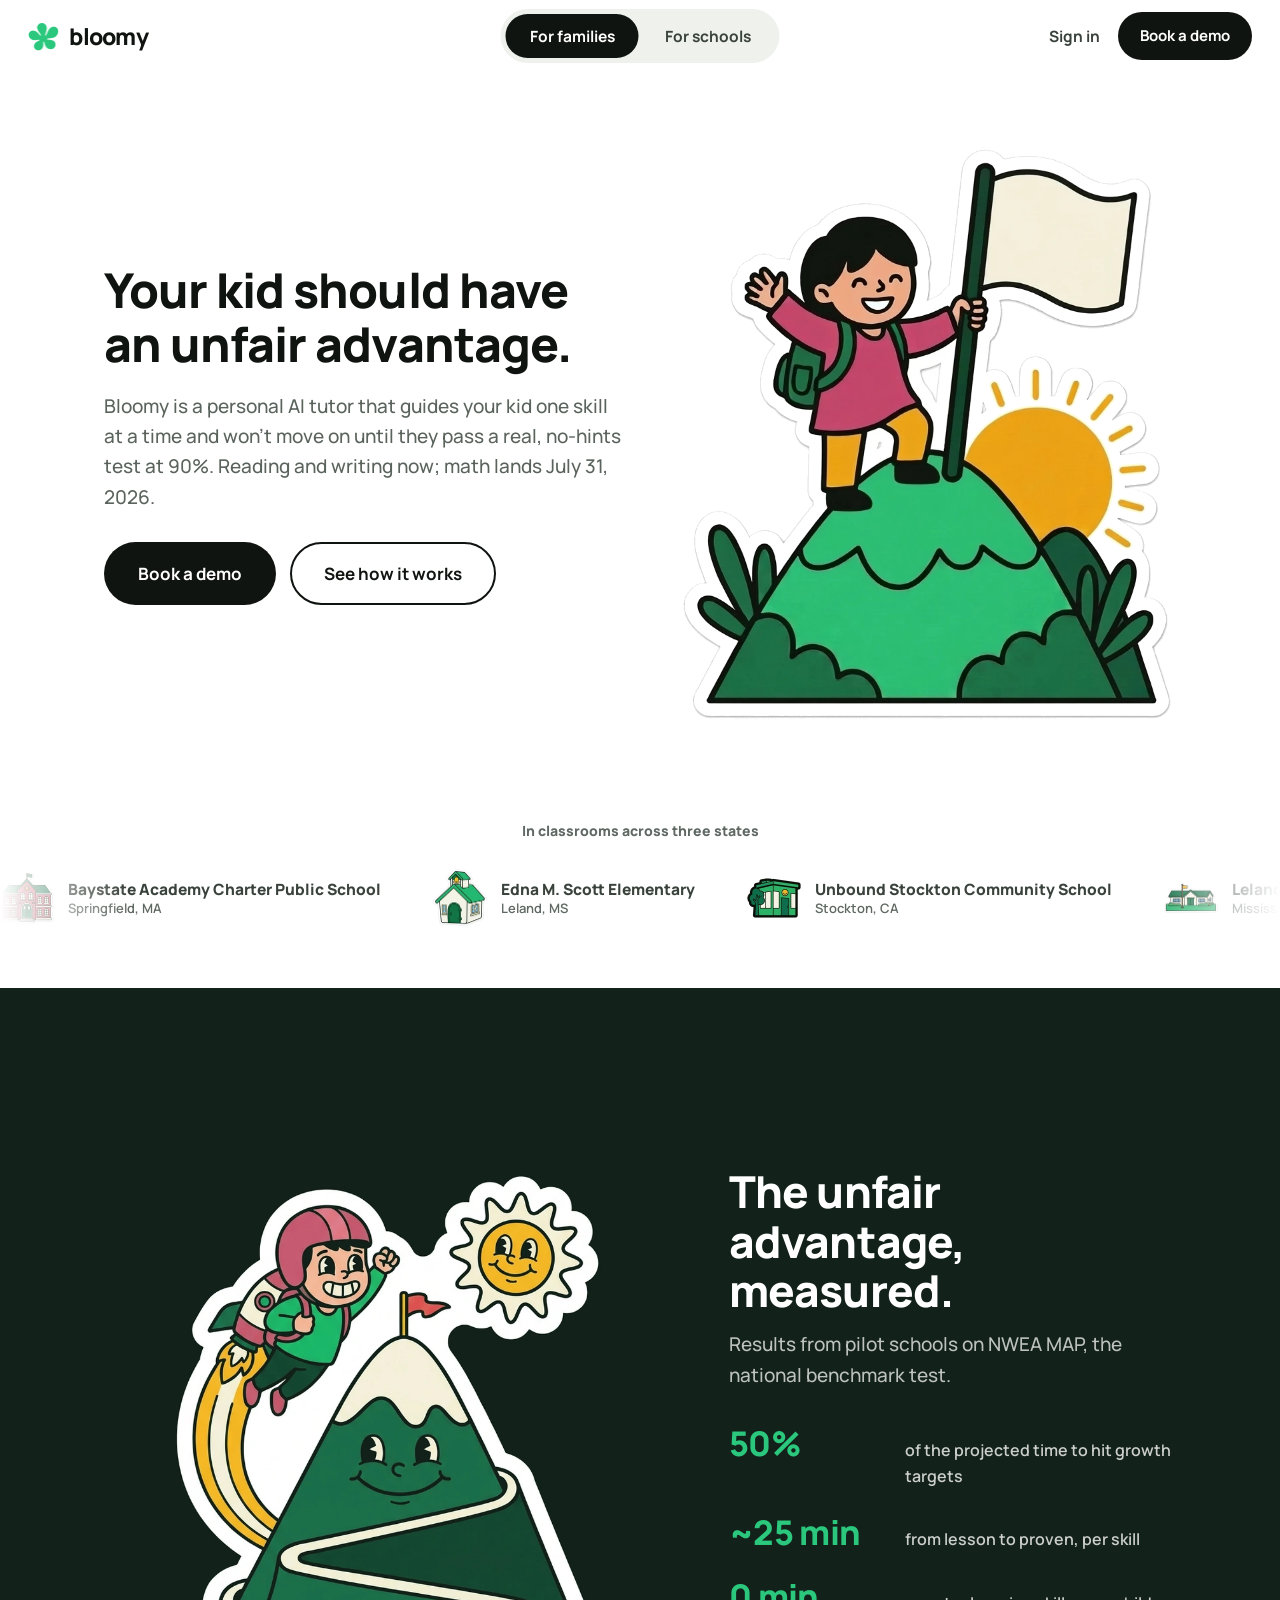
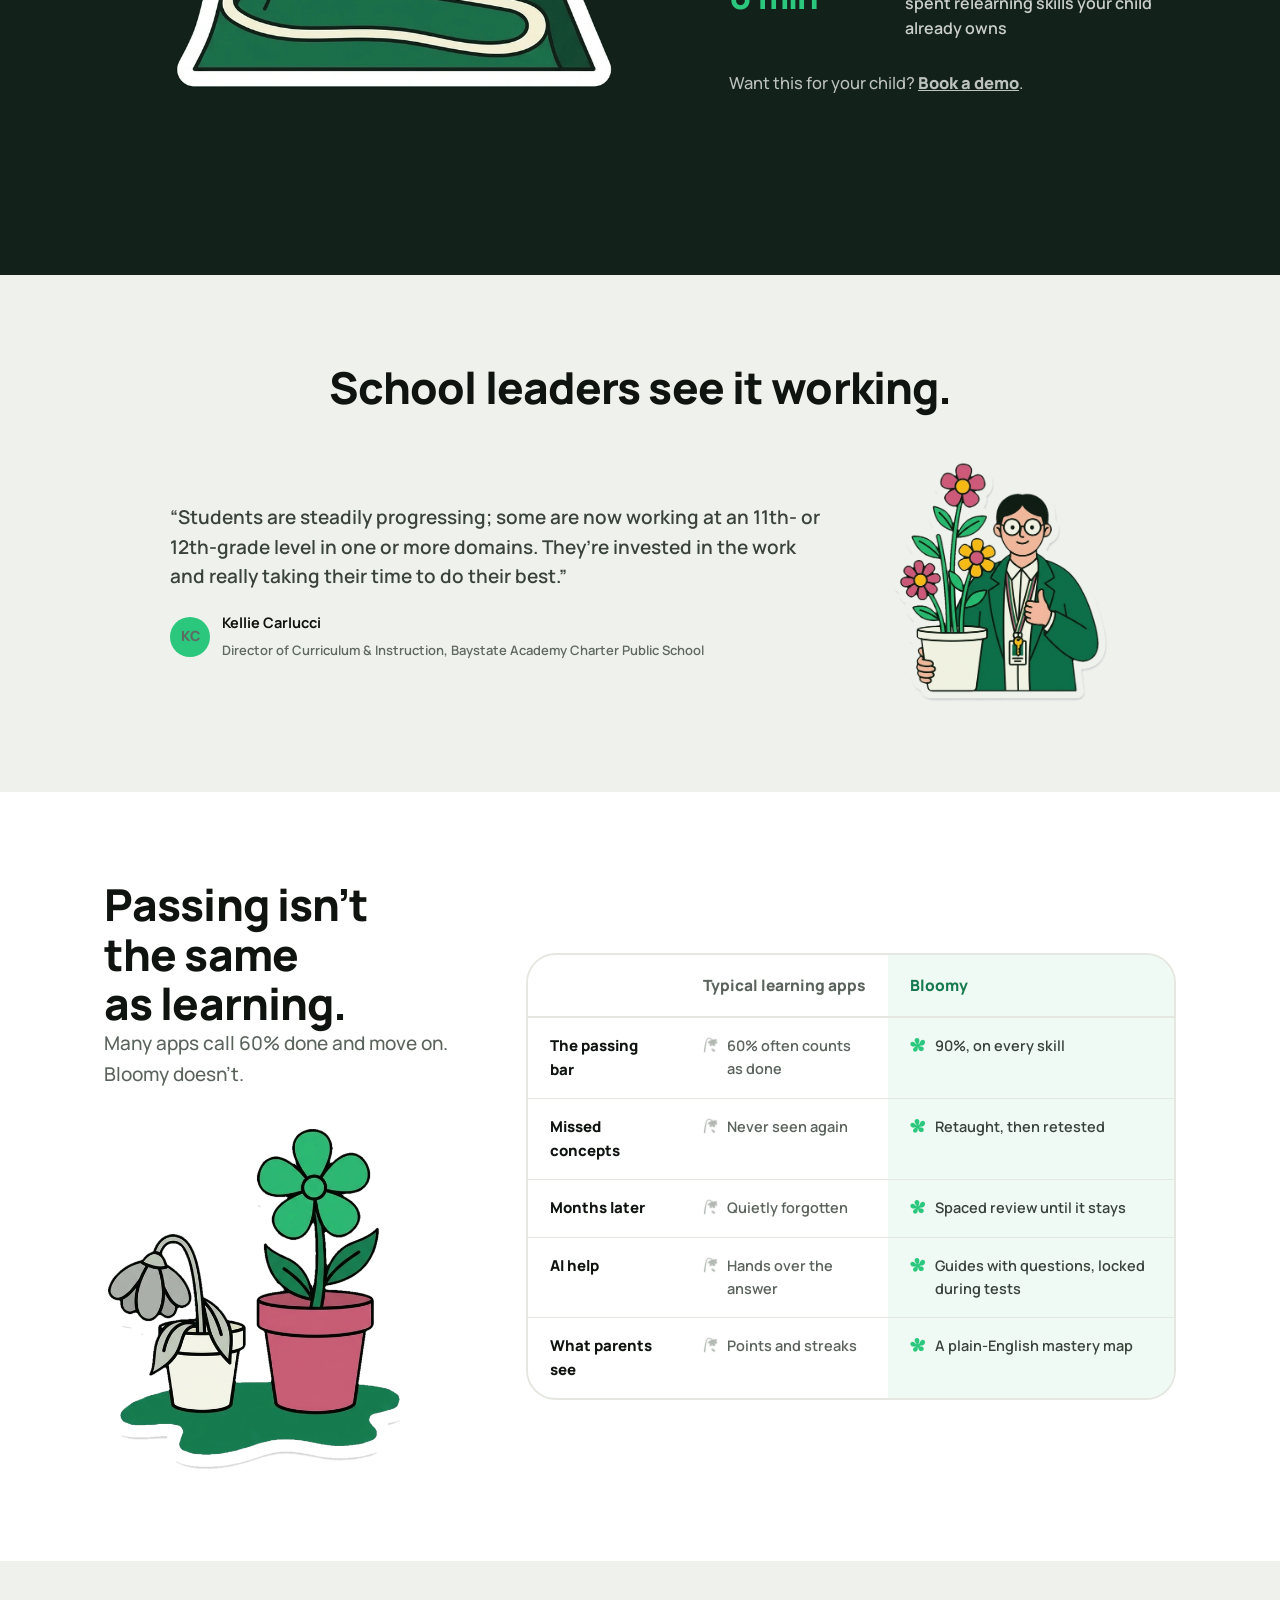
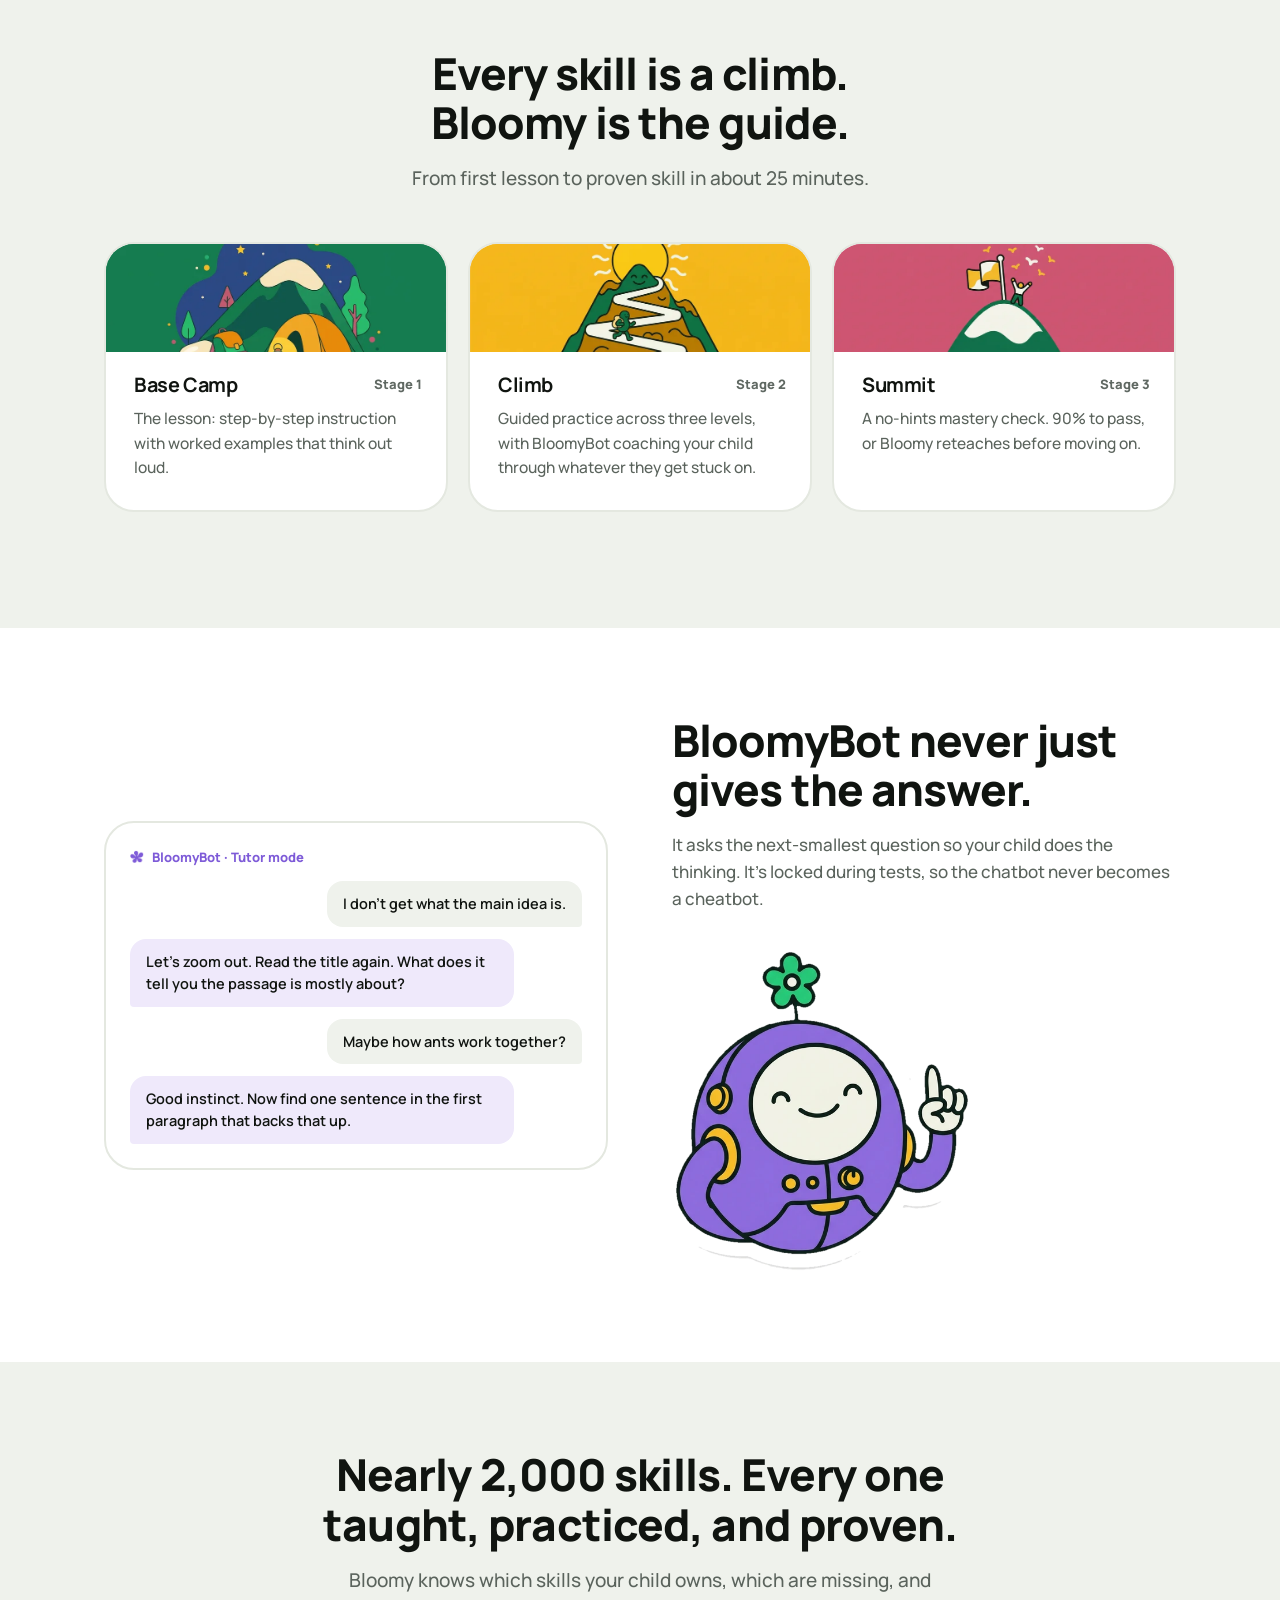
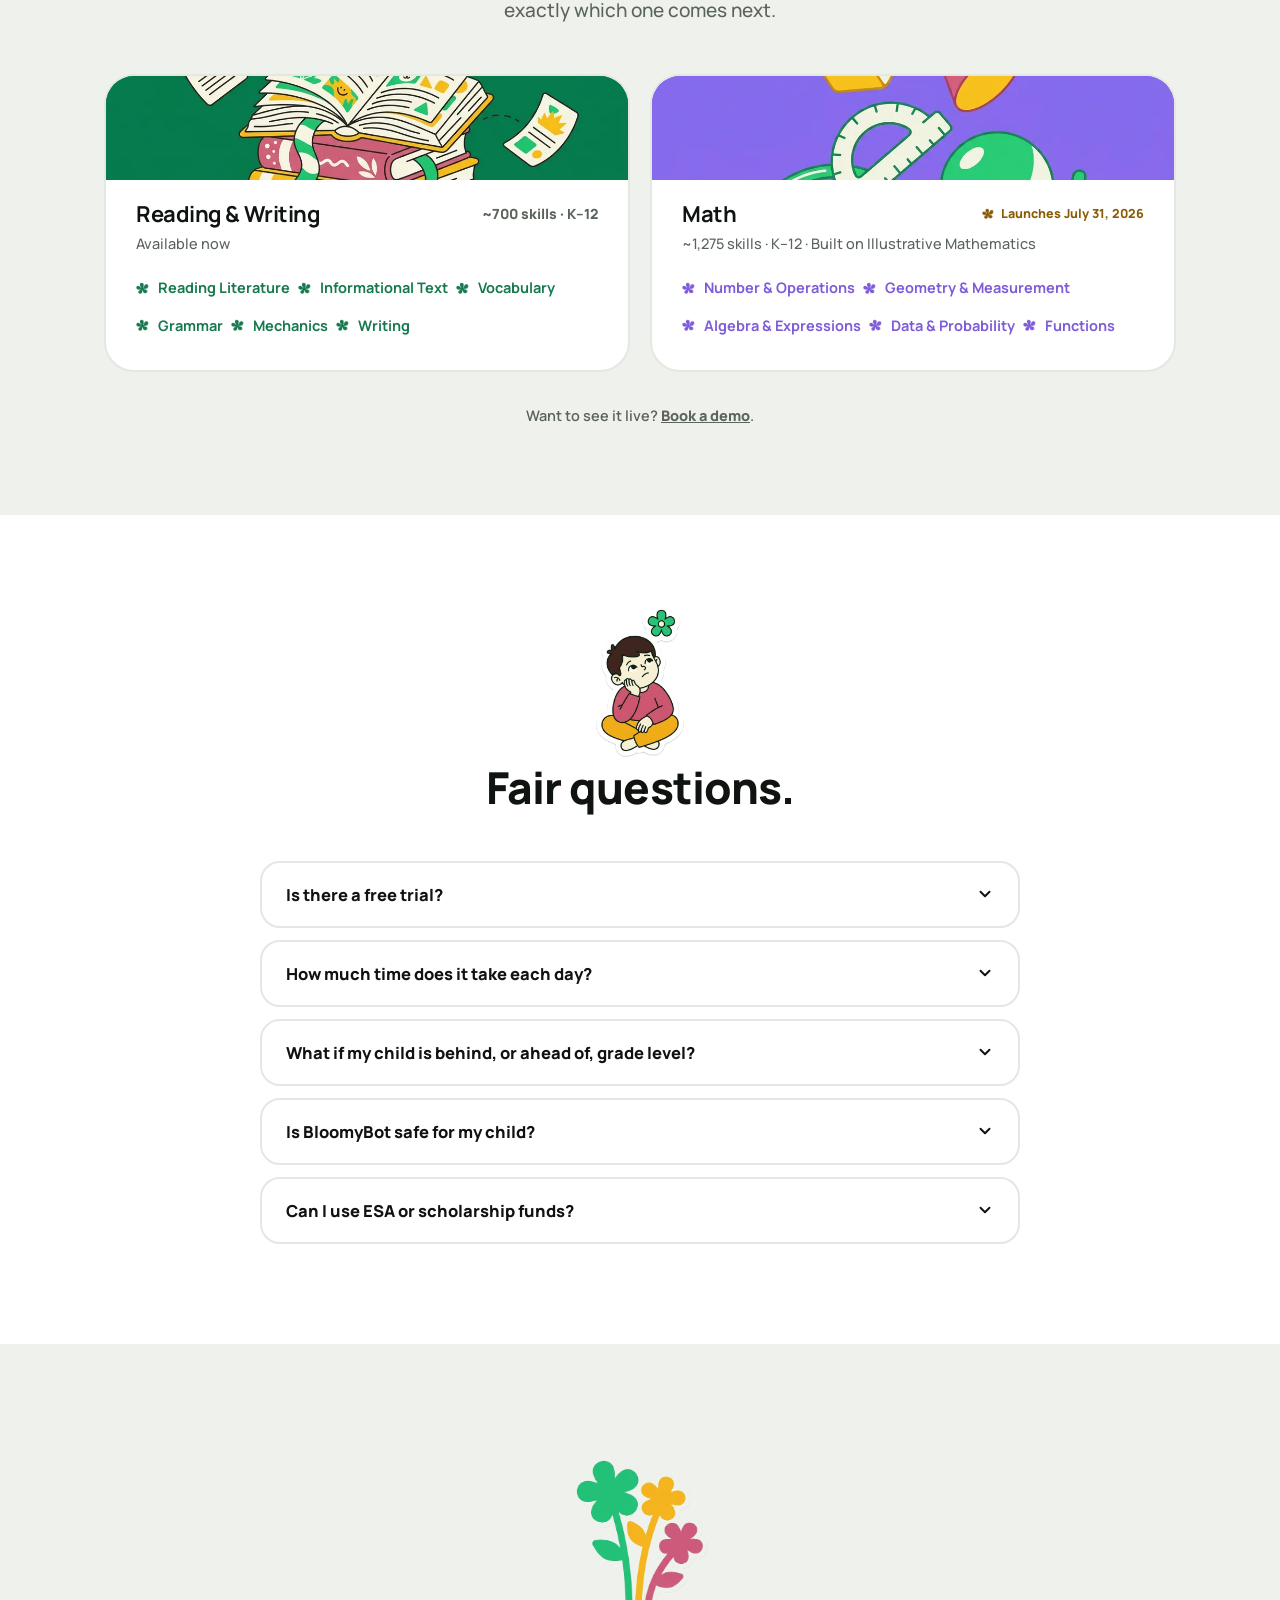
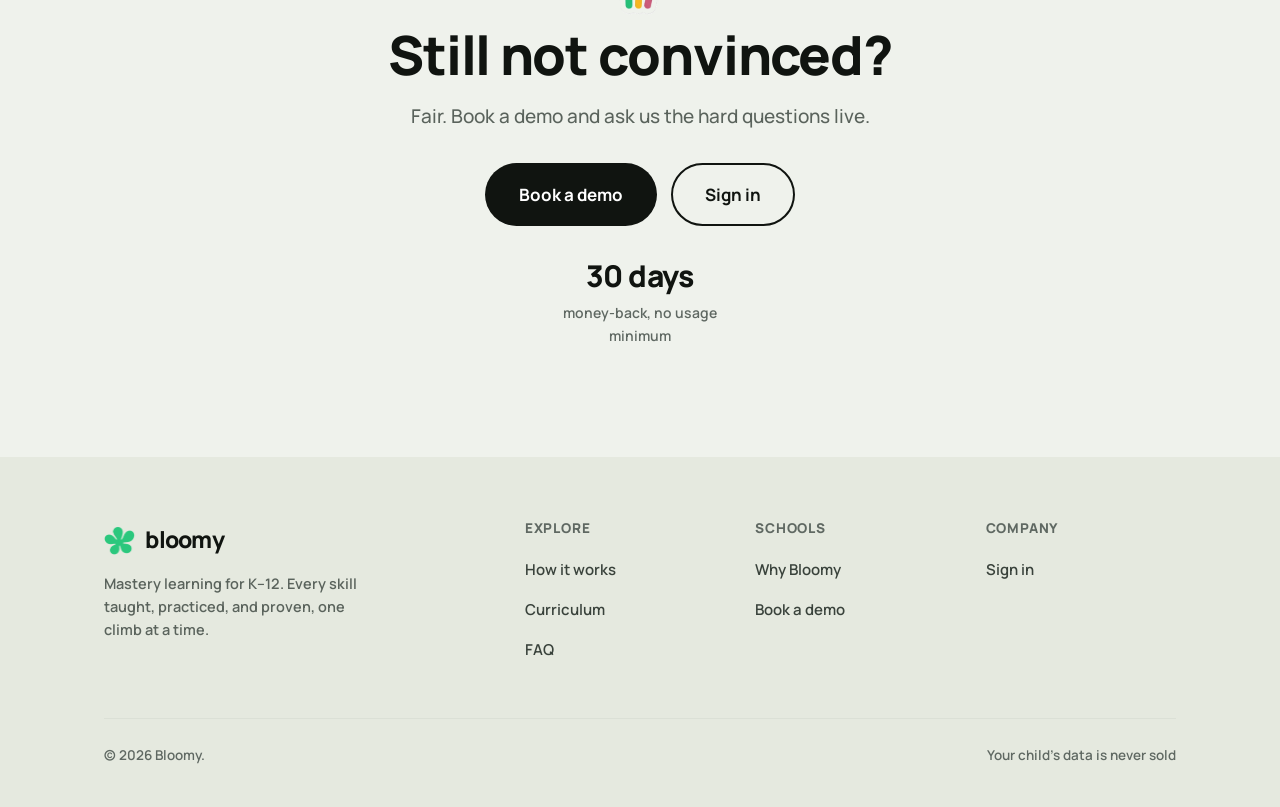
<file: index.html>
<!DOCTYPE html>
<html lang="en">
<head>
<meta charset="UTF-8">
<meta name="viewport" content="width=device-width, initial-scale=1.0">
<title>Bloomy · Your kid’s unfair advantage</title>
<meta name="description" content="Bloomy is your kid’s unfair advantage: a personal AI tutor for reading, writing, and math. One skill at a time, a no-hints test at 90% to pass, and growth targets hit in about half the projected time. Reading and writing now; math July 31, 2026.">
<link rel="canonical" href="https://www.bloomylearning.com/">
<link rel="icon" href="favicon.ico" sizes="32x32">
<link rel="icon" type="image/png" sizes="32x32" href="favicon-32.png">
<link rel="icon" type="image/png" sizes="192x192" href="favicon-192.png">
<link rel="apple-touch-icon" href="apple-touch-icon.png">
<link rel="manifest" href="site.webmanifest">
<meta name="theme-color" content="#f7f8f5">
<meta property="og:type" content="website">
<meta property="og:site_name" content="Bloomy">
<meta property="og:url" content="https://www.bloomylearning.com/">
<meta property="og:title" content="Bloomy · Your kid’s unfair advantage">
<meta property="og:description" content="Most classrooms move thirty kids at one pace. Your kid gets a personal tutor that won’t move on until they’ve truly got it.">
<meta property="og:image" content="https://www.bloomylearning.com/assets/og-image.png">
<meta name="twitter:card" content="summary_large_image">
<link rel="preconnect" href="https://fonts.googleapis.com">
<link rel="preconnect" href="https://fonts.gstatic.com" crossorigin>
<link href="https://fonts.googleapis.com/css2?family=Manrope:wght@500;600;700;800&display=swap" rel="stylesheet">
<link rel="stylesheet" href="css/styles.css">
</head>
<body>

<a class="skip-link" href="#main">Skip to content</a>

<!-- SHARED: nav. Mirror any change in index.html AND schools.html.
     Per-page diffs: active tab + aria-current, demo CTA href. -->
<header class="nav">
  <div class="nav-inner">
    <a class="logo" href="index.html" aria-label="Bloomy home">
      <img class="logo-mark" src="assets/flower-120.png" width="32" height="30" alt="" />
      <span class="logo-word">bloomy</span>
    </a>

    <nav class="aud-switch" aria-label="Audience">
      <a href="index.html" class="active" aria-current="page">For families</a>
      <a href="schools.html">For schools</a>
    </nav>

    <div class="nav-cta">
      <a class="signin" href="https://app.bloomylearning.com/">Sign in</a>
      <a class="btn btn-dark" href="schools.html#demo">Book a demo</a>
      <button class="nav-burger" aria-label="Menu" aria-expanded="false" aria-controls="mobile-menu">
        <svg aria-hidden="true" focusable="false" width="22" height="22" viewBox="0 0 24 24" fill="none" stroke="#101410" stroke-width="2.4" stroke-linecap="round"><path d="M4 7h16M4 12h16M4 17h16"/></svg>
      </button>
    </div>
  </div>

  <div class="mobile-menu" id="mobile-menu">
    <a href="schools.html#demo">Book a demo</a>
    <a href="https://app.bloomylearning.com/">Sign in</a>
  </div>
</header>

<main id="main">

<!-- ============ PITCH 1 · THE CLAIM ============ -->
<section class="hero">
  <div class="wrap hero-grid">
    <div class="hero-copy">
      <h1 class="h1">Your kid should have an unfair advantage.</h1>
      <p class="lede">Bloomy is a personal AI tutor that guides your kid one skill at a time and won’t move on until they pass a real, no-hints test at 90%. Reading and writing now; math lands July 31, 2026.</p>

      <div class="hero-ctas">
        <a class="btn btn-dark btn-lg" href="schools.html#demo">Book a demo</a>
        <a class="btn btn-outline btn-lg" href="#how">See how it works</a>
      </div>
    </div>

    <div class="hero-stage">
      <img class="hero-art reveal" src="assets/img/hero-summit-v4.webp" alt="A kid planting a flag on a mountain peak" width="520" height="606" />
    </div>
  </div>
</section>

<!-- ============ PITCH 2 · SOCIAL PROOF (schools marquee) ============ -->
<div class="proof-strip">
  <span class="ps-label">In classrooms across three states</span>
  <div class="marquee" role="region" aria-label="Partner schools">
    <div class="marquee-track">
      <div class="marquee-set" role="list">
        <span class="m-chip" role="listitem"><img class="m-bldg" src="assets/img/school-academy.webp" alt="" width="54" height="54" /><span class="m-meta"><b>Baystate Academy Charter Public School</b><span class="m-loc">Springfield, MA</span></span></span>
        <span class="m-chip" role="listitem"><img class="m-bldg" src="assets/img/school-elementary.webp" alt="" width="54" height="54" /><span class="m-meta"><b>Edna M. Scott Elementary</b><span class="m-loc">Leland, MS</span></span></span>
        <span class="m-chip" role="listitem"><img class="m-bldg" src="assets/img/school-community.webp" alt="" width="54" height="54" /><span class="m-meta"><b>Unbound Stockton Community School</b><span class="m-loc">Stockton, CA</span></span></span>
        <span class="m-chip" role="listitem"><img class="m-bldg" src="assets/img/school-district.webp" alt="" width="54" height="54" /><span class="m-meta"><b>Leland School District</b><span class="m-loc">Mississippi Delta</span></span></span>
      </div>
      <div class="marquee-set" aria-hidden="true">
        <span class="m-chip"><img class="m-bldg" src="assets/img/school-academy.webp" alt="" width="54" height="54" /><span class="m-meta"><b>Baystate Academy Charter Public School</b><span class="m-loc">Springfield, MA</span></span></span>
        <span class="m-chip"><img class="m-bldg" src="assets/img/school-elementary.webp" alt="" width="54" height="54" /><span class="m-meta"><b>Edna M. Scott Elementary</b><span class="m-loc">Leland, MS</span></span></span>
        <span class="m-chip"><img class="m-bldg" src="assets/img/school-community.webp" alt="" width="54" height="54" /><span class="m-meta"><b>Unbound Stockton Community School</b><span class="m-loc">Stockton, CA</span></span></span>
        <span class="m-chip"><img class="m-bldg" src="assets/img/school-district.webp" alt="" width="54" height="54" /><span class="m-meta"><b>Leland School District</b><span class="m-loc">Mississippi Delta</span></span></span>
      </div>
    </div>
  </div>
</div>

<!-- ============ PITCH 3 · THE UPSIDES (measured, condensed) ============ -->
<section class="dark-band">
  <div class="wrap split split--flip">
    <div class="split-media">
      <img class="split-art reveal" src="assets/img/advantage-boost.webp" alt="A kid with a rocket booster zooming straight up a mountain past the slow winding trail" width="440" height="546" loading="lazy" />
    </div>
    <div class="split-copy">
      <h2 class="h2">The unfair advantage, measured.</h2>
      <p class="lede lede--dark">Results from pilot schools on NWEA MAP, the national benchmark test.</p>
      <ul class="stat-list">
        <li><b>50%</b><span>of the projected time to hit growth targets</span></li>
        <li><b>~25 min</b><span>from lesson to proven, per skill</span></li>
        <li><b>0 min</b><span>spent relearning skills your child already owns</span></li>
      </ul>
      <p class="lede lede--dark">Want this for your child? <a class="inline-link" href="schools.html#demo">Book a demo</a>.</p>
    </div>
  </div>
</section>

<!-- ============ PITCH 4 · SOCIAL PROOF: what school leaders say ============ -->
<section class="section-alt" id="educators">
  <div class="wrap">
    <div class="section-head">
      <h2 class="h2">School leaders see it working.</h2>
    </div>
    <div class="pullquotes pullquotes--duo">
      <figure class="pullquote reveal">
        <blockquote>“Students are steadily progressing; some are now working at an 11th- or 12th-grade level in one or more domains. They’re invested in the work and really taking their time to do their best.”</blockquote>
        <figcaption class="q-who">
          <span class="avatar">KC</span>
          <div><b>Kellie Carlucci</b><span>Director of Curriculum &amp; Instruction, Baystate Academy Charter Public School</span></div>
        </figcaption>
      </figure>
      <img class="quote-art reveal" src="assets/img/leader-thumbsup.webp" alt="A school leader giving a thumbs up beside a pot of blooming flowers" width="300" height="334" loading="lazy" />
    </div>
  </div>
</section>

<!-- ============ PITCH 5 · REASON: the mastery bar (comparison) ============ -->
<section id="why">
  <div class="wrap">
    <div class="split split--table">
    <div class="split-copy">
      <h2 class="h2">Passing isn’t the same as learning.</h2>
      <p class="lede">Many apps call 60% done and move on. Bloomy doesn’t.</p>
      <img class="aside-art reveal" src="assets/img/grow-compare.webp" alt="A wilted flower in one pot next to a fully bloomed flower in another" width="300" height="348" loading="lazy" />
    </div>

    <div class="compare-card reveal">
      <div class="compare-scroll" tabindex="0" role="region" aria-label="Comparison: typical learning apps versus Bloomy">
        <table class="compare">
          <thead>
            <tr>
              <th scope="col"><span class="visually-hidden">Feature</span></th>
              <th scope="col" class="col-them">Typical learning apps</th>
              <th scope="col" class="col-bloomy">Bloomy</th>
            </tr>
          </thead>
          <tbody>
            <tr>
              <td>The passing bar</td>
              <td class="col-them"><span class="mark"><img src="assets/img/mark-no.webp" alt="" width="15" height="16" loading="lazy" />60% often counts as done</span></td>
              <td class="col-bloomy"><span class="mark"><img src="assets/img/mark-yes.webp" alt="" width="16" height="15" loading="lazy" />90%, on every skill</span></td>
            </tr>
            <tr>
              <td>Missed concepts</td>
              <td class="col-them"><span class="mark"><img src="assets/img/mark-no.webp" alt="" width="15" height="16" loading="lazy" />Never seen again</span></td>
              <td class="col-bloomy"><span class="mark"><img src="assets/img/mark-yes.webp" alt="" width="16" height="15" loading="lazy" />Retaught, then retested</span></td>
            </tr>
            <tr>
              <td>Months later</td>
              <td class="col-them"><span class="mark"><img src="assets/img/mark-no.webp" alt="" width="15" height="16" loading="lazy" />Quietly forgotten</span></td>
              <td class="col-bloomy"><span class="mark"><img src="assets/img/mark-yes.webp" alt="" width="16" height="15" loading="lazy" />Spaced review until it stays</span></td>
            </tr>
            <tr>
              <td>AI help</td>
              <td class="col-them"><span class="mark"><img src="assets/img/mark-no.webp" alt="" width="15" height="16" loading="lazy" />Hands over the answer</span></td>
              <td class="col-bloomy"><span class="mark"><img src="assets/img/mark-yes.webp" alt="" width="16" height="15" loading="lazy" />Guides with questions, locked during tests</span></td>
            </tr>
            <tr>
              <td>What parents see</td>
              <td class="col-them"><span class="mark"><img src="assets/img/mark-no.webp" alt="" width="15" height="16" loading="lazy" />Points and streaks</span></td>
              <td class="col-bloomy"><span class="mark"><img src="assets/img/mark-yes.webp" alt="" width="16" height="15" loading="lazy" />A plain-English mastery map</span></td>
            </tr>
          </tbody>
        </table>
      </div>
    </div>
    </div>
  </div>
</section>

<!-- ============ PITCH 6 · REASON: how it works ============ -->
<section class="section-alt" id="how">
  <div class="wrap">
    <div class="section-head">
      <h2 class="h2">Every skill is a climb.<br>Bloomy is the guide.</h2>
      <p class="lede">From first lesson to proven skill in about 25 minutes.</p>
    </div>

    <div class="mountain-grid">
      <div class="m-card reveal">
        <div class="art art--green stage-art art--photo">
          <img class="art-photo" src="assets/img/stage-basecamp.webp" alt="" loading="lazy" />
        </div>
        <span class="step step--below-art">Stage 1</span>
        <h3>Base Camp</h3>
        <p>The lesson: step-by-step instruction with worked examples that think out loud.</p>
      </div>
      <div class="m-card reveal">
        <div class="art art--sun stage-art art--photo">
          <img class="art-photo" src="assets/img/stage-climb.webp" alt="" loading="lazy" />
        </div>
        <span class="step step--below-art">Stage 2</span>
        <h3>Climb</h3>
        <p>Guided practice across three levels, with BloomyBot coaching your child through whatever they get stuck on.</p>
      </div>
      <div class="m-card reveal">
        <div class="art art--rose stage-art art--photo">
          <img class="art-photo" src="assets/img/stage-summit.webp" alt="" loading="lazy" />
        </div>
        <span class="step step--below-art">Stage 3</span>
        <h3>Summit</h3>
        <p>A no-hints mastery check. 90% to pass, or Bloomy reteaches before moving on.</p>
      </div>
    </div>

  </div>
</section>

<!-- ============ PITCH 7 · REASON: AI that can’t be gamed ============ -->
<section>
  <div class="wrap">

    <div class="feature-row flip">
      <div class="fr-copy">
        <h2 class="h2">BloomyBot never just gives the answer.</h2>
        <p class="lede">It asks the next-smallest question so your child does the thinking. It’s locked during tests, so the chatbot never becomes a cheatbot.</p>
        <img class="aside-art reveal" src="assets/img/bloomybot.webp" alt="BloomyBot, a friendly robot tutor with a flower antenna, raising one finger to ask a question" width="280" height="304" loading="lazy" />
      </div>
      <div class="fr-media">
        <div class="chat reveal" role="group" aria-label="Example BloomyBot conversation">
          <span class="chat-tag">BloomyBot · Tutor mode</span>
          <div class="bubble student">I don’t get what the main idea is.</div>
          <div class="bubble bot">Let’s zoom out. Read the title again. What does it tell you the passage is mostly about?</div>
          <div class="bubble student">Maybe how ants work together?</div>
          <div class="bubble bot">Good instinct. Now find one sentence in the first paragraph that backs that up.</div>
        </div>
      </div>
    </div>

  </div>
</section>

<!-- ============ PITCH 8 · REASON: full K-12 coverage ============ -->
<section class="section-alt" id="curriculum">
  <div class="wrap">
    <div class="section-head">
      <h2 class="h2">Nearly 2,000 skills. Every one taught, practiced, and proven.</h2>
      <p class="lede">Bloomy knows which skills your child owns, which are missing, and exactly which one comes next.</p>
    </div>

    <div class="curr-grid">
      <div class="curr-card reveal">
        <div class="art art--green cc-art art--photo">
          <img class="art-photo" src="assets/img/curriculum-ela.webp" alt="" loading="lazy" />
        </div>
        <div class="cc-head">
          <h3>Reading &amp; Writing</h3>
          <span class="cc-count">~700 skills · K–12</span>
        </div>
        <p class="cc-sub">Available now</p>
        <div class="domain-chips">
          <span class="dchip tag-green">Reading Literature</span>
          <span class="dchip tag-green">Informational Text</span>
          <span class="dchip tag-green">Vocabulary</span>
          <span class="dchip tag-green">Grammar</span>
          <span class="dchip tag-green">Mechanics</span>
          <span class="dchip tag-green">Writing</span>
        </div>
      </div>

      <div class="curr-card reveal">
        <div class="art art--lilac cc-art art--photo">
          <img class="art-photo" src="assets/img/curriculum-math.webp" alt="" loading="lazy" />
        </div>
        <div class="cc-head">
          <h3>Math</h3>
          <span class="badge-soon">Launches July 31, 2026</span>
        </div>
        <p class="cc-sub">~1,275 skills · K–12 · Built on Illustrative Mathematics</p>
        <div class="domain-chips">
          <span class="dchip tag-lilac">Number &amp; Operations</span>
          <span class="dchip tag-lilac">Geometry &amp; Measurement</span>
          <span class="dchip tag-lilac">Algebra &amp; Expressions</span>
          <span class="dchip tag-lilac">Data &amp; Probability</span>
          <span class="dchip tag-lilac">Functions</span>
        </div>
      </div>
    </div>

    <p class="curr-note curr-note--spaced">Want to see it live? <a class="inline-link" href="schools.html#demo">Book a demo</a>.</p>

  </div>
</section>

<!-- ============ PITCH 9 · OBJECTIONS (FAQ) ============ -->
<section id="faq">
  <div class="wrap">
    <div class="section-head">
      <img class="cta-art reveal" src="assets/img/faq-thinker.webp" alt="" width="120" height="204" loading="lazy" />
      <h2 class="h2">Fair questions.</h2>
    </div>
    <div class="faq">

      <div class="faq-item">
        <h3 class="faq-q"><button aria-expanded="false">Is there a free trial?
          <svg aria-hidden="true" focusable="false" class="chev" width="18" height="18" viewBox="0 0 24 24" fill="none" stroke="#101410" stroke-width="2.6" stroke-linecap="round" stroke-linejoin="round"><path d="M6 9l6 6 6-6"/></svg>
        </button></h3>
        <div class="faq-a"><p>No timed trial. Your first purchase carries a 30-day money-back guarantee with no usage minimum, so the first month is the trial.</p></div>
      </div>

      <div class="faq-item">
        <h3 class="faq-q"><button aria-expanded="false">How much time does it take each day?
          <svg aria-hidden="true" focusable="false" class="chev" width="18" height="18" viewBox="0 0 24 24" fill="none" stroke="#101410" stroke-width="2.6" stroke-linecap="round" stroke-linejoin="round"><path d="M6 9l6 6 6-6"/></svg>
        </button></h3>
        <div class="faq-a"><p>One skill is a complete learning cycle in about 25 minutes: lesson, practice, and mastery check. A good rhythm is one skill per sitting, three to five days a week per subject.</p></div>
      </div>

      <div class="faq-item">
        <h3 class="faq-q"><button aria-expanded="false">What if my child is behind, or ahead of, grade level?
          <svg aria-hidden="true" focusable="false" class="chev" width="18" height="18" viewBox="0 0 24 24" fill="none" stroke="#101410" stroke-width="2.6" stroke-linecap="round" stroke-linejoin="round"><path d="M6 9l6 6 6-6"/></svg>
        </button></h3>
        <div class="faq-a"><p>That’s exactly who Bloomy is built for. It places your child by skill, not by grade label, and the plan spans the full K–12 sequence. A 6th grader can shore up 4th-grade gaps and push into 8th-grade skills in the same week.</p></div>
      </div>

      <div class="faq-item">
        <h3 class="faq-q"><button aria-expanded="false">Is BloomyBot safe for my child?
          <svg aria-hidden="true" focusable="false" class="chev" width="18" height="18" viewBox="0 0 24 24" fill="none" stroke="#101410" stroke-width="2.6" stroke-linecap="round" stroke-linejoin="round"><path d="M6 9l6 6 6-6"/></svg>
        </button></h3>
        <div class="faq-a"><p>BloomyBot sticks to schoolwork and is built to decline anything else. Unsafe or upsetting messages are flagged to you, it’s locked during tests, and AI providers can’t train on your child’s data.</p></div>
      </div>

      <div class="faq-item">
        <h3 class="faq-q"><button aria-expanded="false">Can I use ESA or scholarship funds?
          <svg aria-hidden="true" focusable="false" class="chev" width="18" height="18" viewBox="0 0 24 24" fill="none" stroke="#101410" stroke-width="2.6" stroke-linecap="round" stroke-linejoin="round"><path d="M6 9l6 6 6-6"/></svg>
        </button></h3>
        <div class="faq-a"><p>Often, yes. Education savings account and scholarship rules vary by state and change frequently, so ask during your <a class="inline-link" href="schools.html#demo">demo</a> and we’ll confirm what applies in your state.</p></div>
      </div>

    </div>
  </div>
</section>

<!-- ============ PITCH 10 · STILL NOT CONVINCED? REACH OUT ============ -->
<section class="final-cta">
  <div class="wrap">
    <img class="cta-art reveal" src="assets/img/flower-trio.webp" alt="" width="140" height="163" loading="lazy" />
    <h2 class="h1">Still not convinced?</h2>
    <p class="lede">Fair. Book a demo and ask us the hard questions live.</p>
    <div class="hero-ctas">
      <a class="btn btn-dark btn-lg" href="schools.html#demo">Book a demo</a>
      <a class="btn btn-outline btn-lg" href="https://app.bloomylearning.com/">Sign in</a>
    </div>
    <div class="statchips statchips--spaced">
      <div class="statchip"><b>30 days</b><span>money-back, no usage minimum</span></div>
    </div>
  </div>
</section>

</main>

<!-- SHARED: footer. Mirror any change in index.html AND schools.html.
     Per-page diffs: Explore link prefixes, Schools demo href, data tagline. -->
<footer>
  <div class="wrap">
    <div class="foot-grid">
      <div class="foot-brand">
        <a class="logo" href="index.html">
          <img class="logo-mark" src="assets/flower-120.png" width="30" height="28" alt="" />
          bloomy
        </a>
        <p>Mastery learning for K–12. Every skill taught, practiced, and proven, one climb at a time.</p>
      </div>
      <div class="foot-col">
        <h3>Explore</h3>
        <a href="#how">How it works</a>
        <a href="#curriculum">Curriculum</a>
        <a href="#faq">FAQ</a>
      </div>
      <div class="foot-col">
        <h3>Schools</h3>
        <a href="schools.html">Why Bloomy</a>
        <a href="schools.html#demo">Book a demo</a>
      </div>
      <div class="foot-col">
        <h3>Company</h3>
        <a href="https://app.bloomylearning.com/">Sign in</a>
      </div>
    </div>
    <div class="foot-base">
      <span>© 2026 Bloomy.</span>
      <span>Your child’s data is never sold</span>
    </div>
  </div>
</footer>

<script src="js/main.js" defer></script>
</body>
</html>
</file>
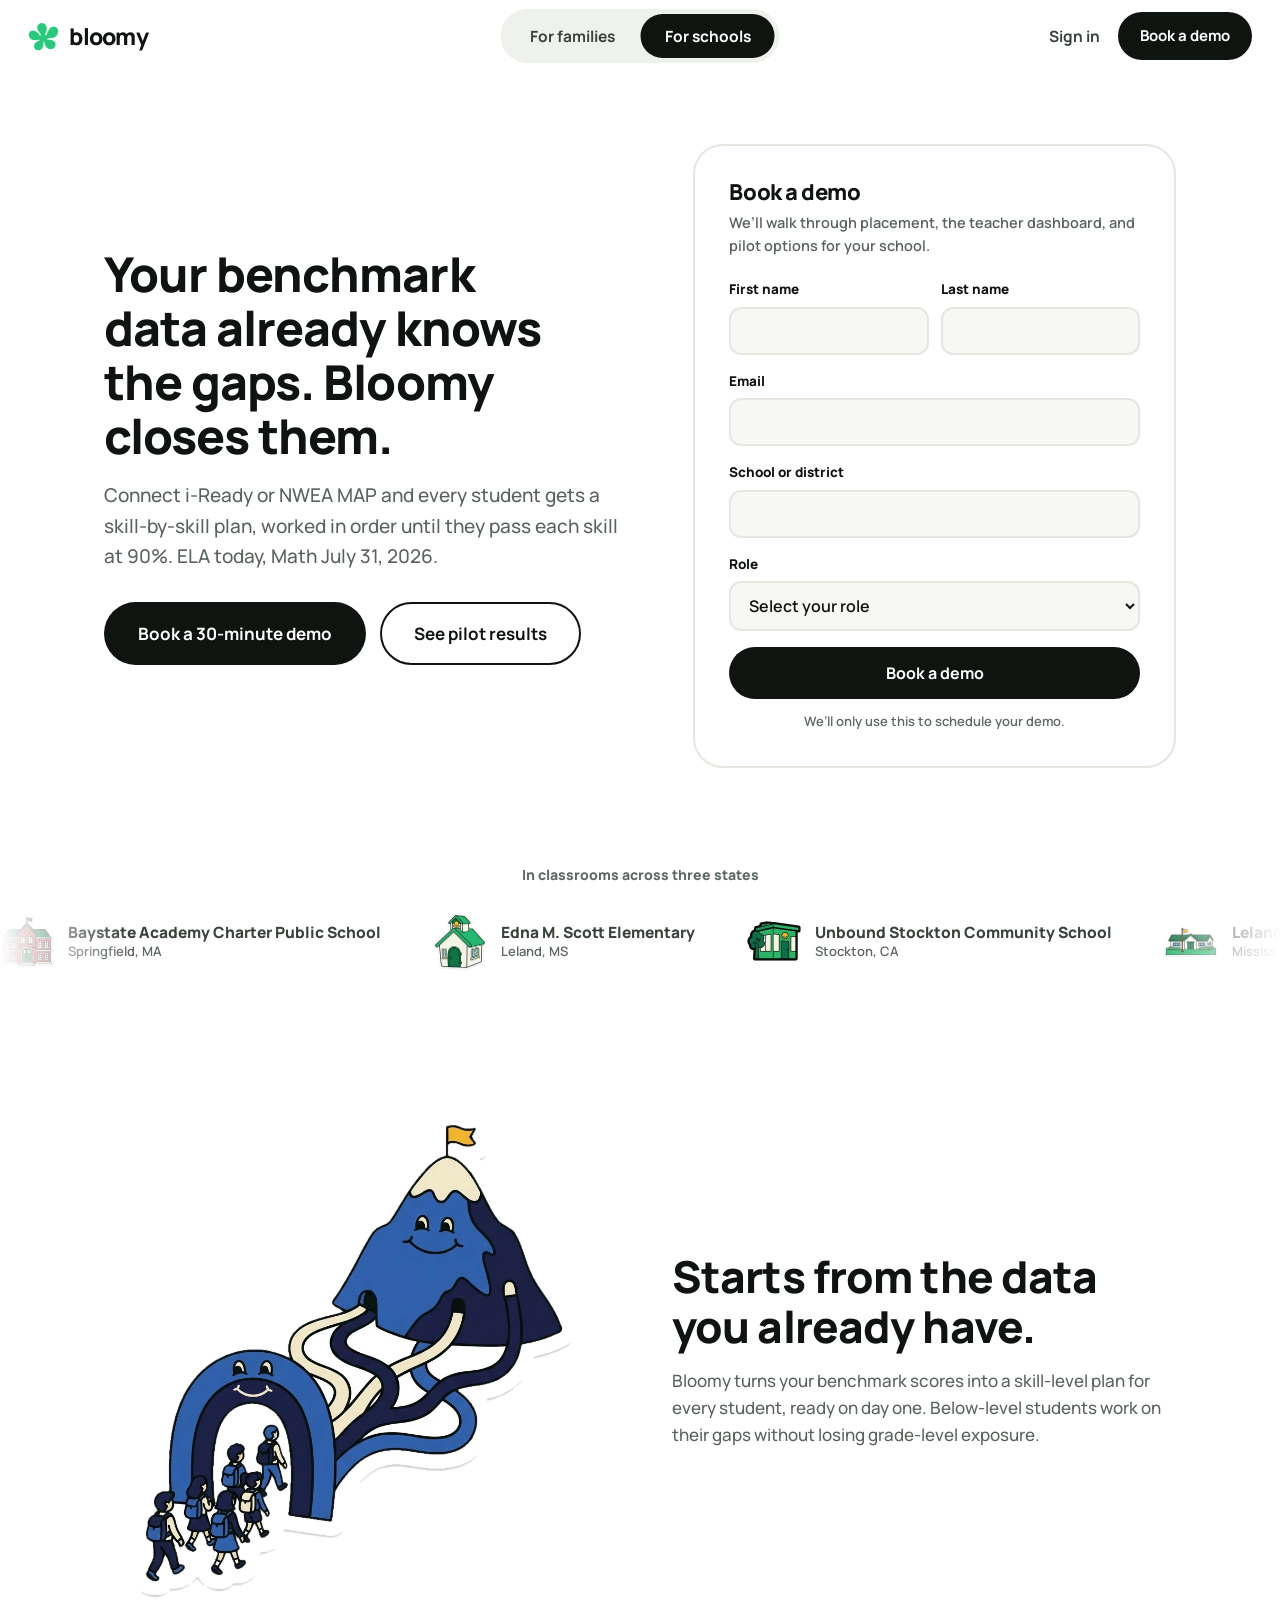
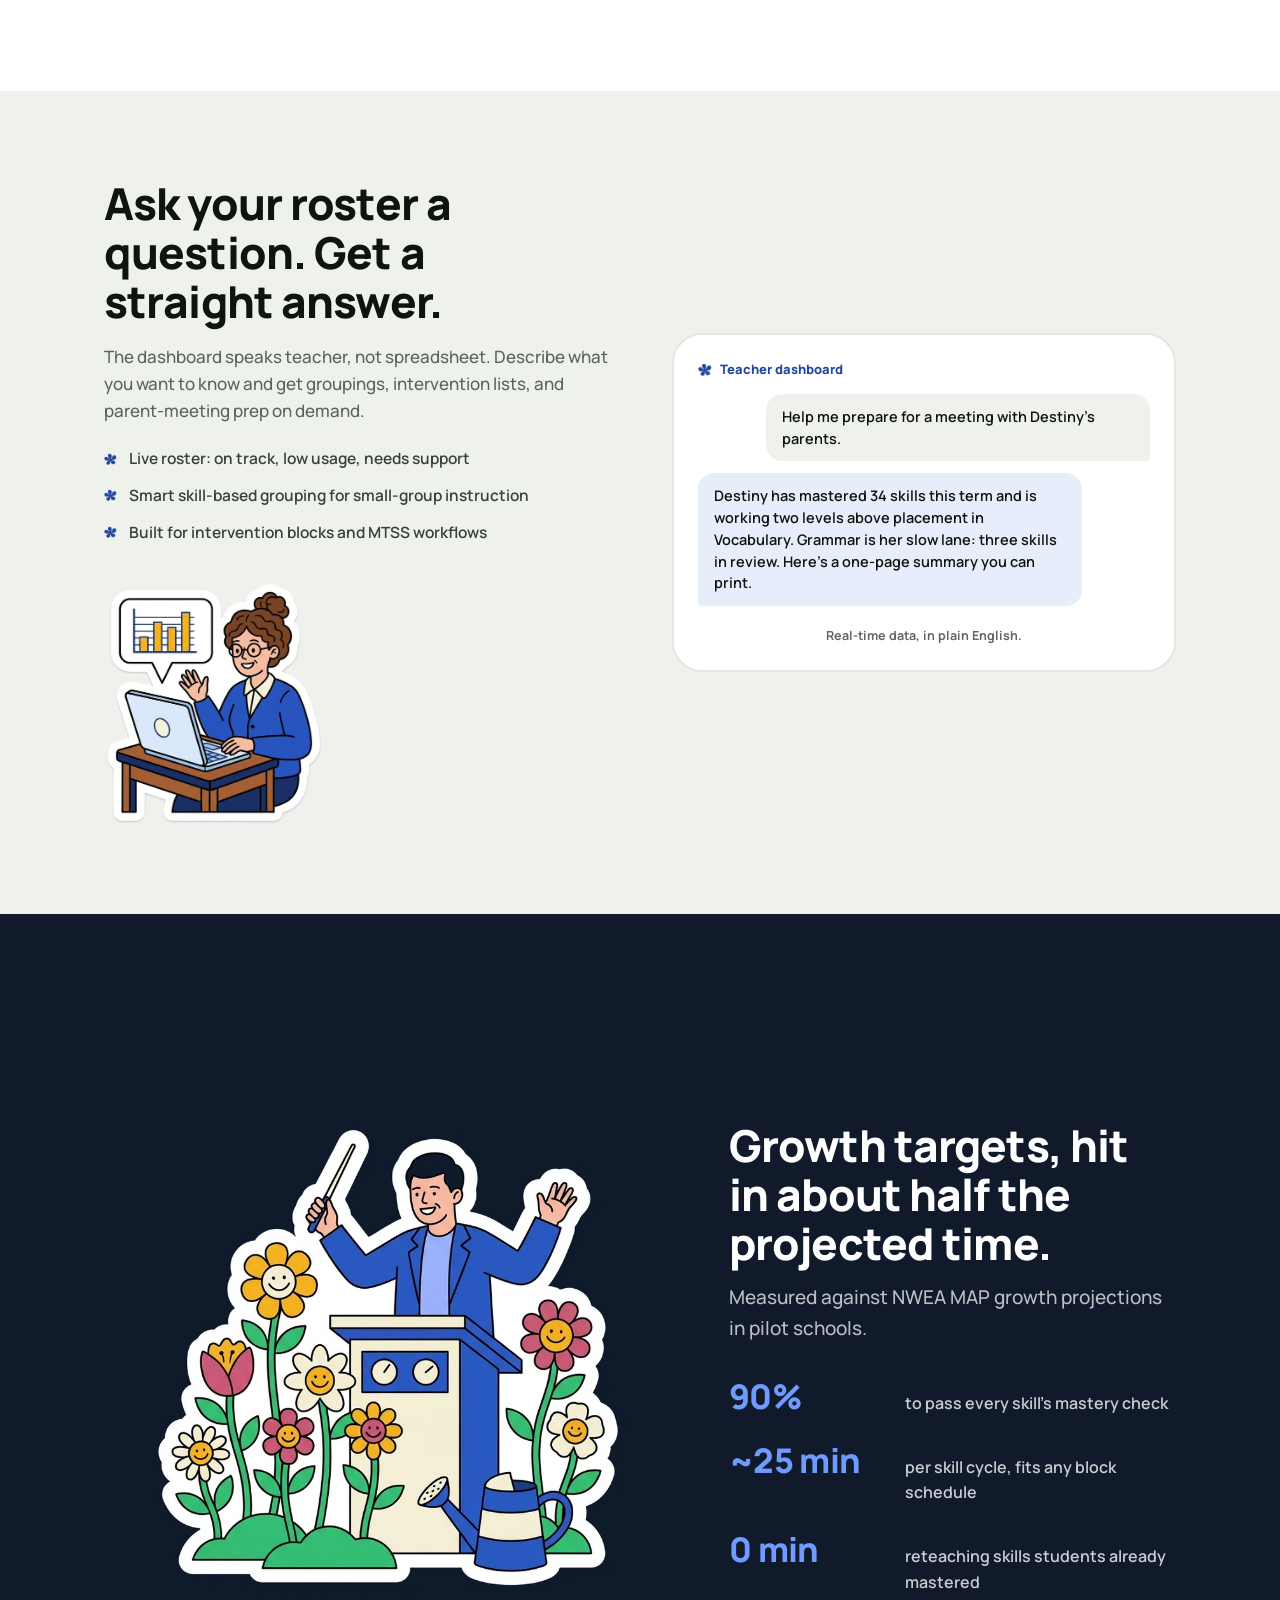
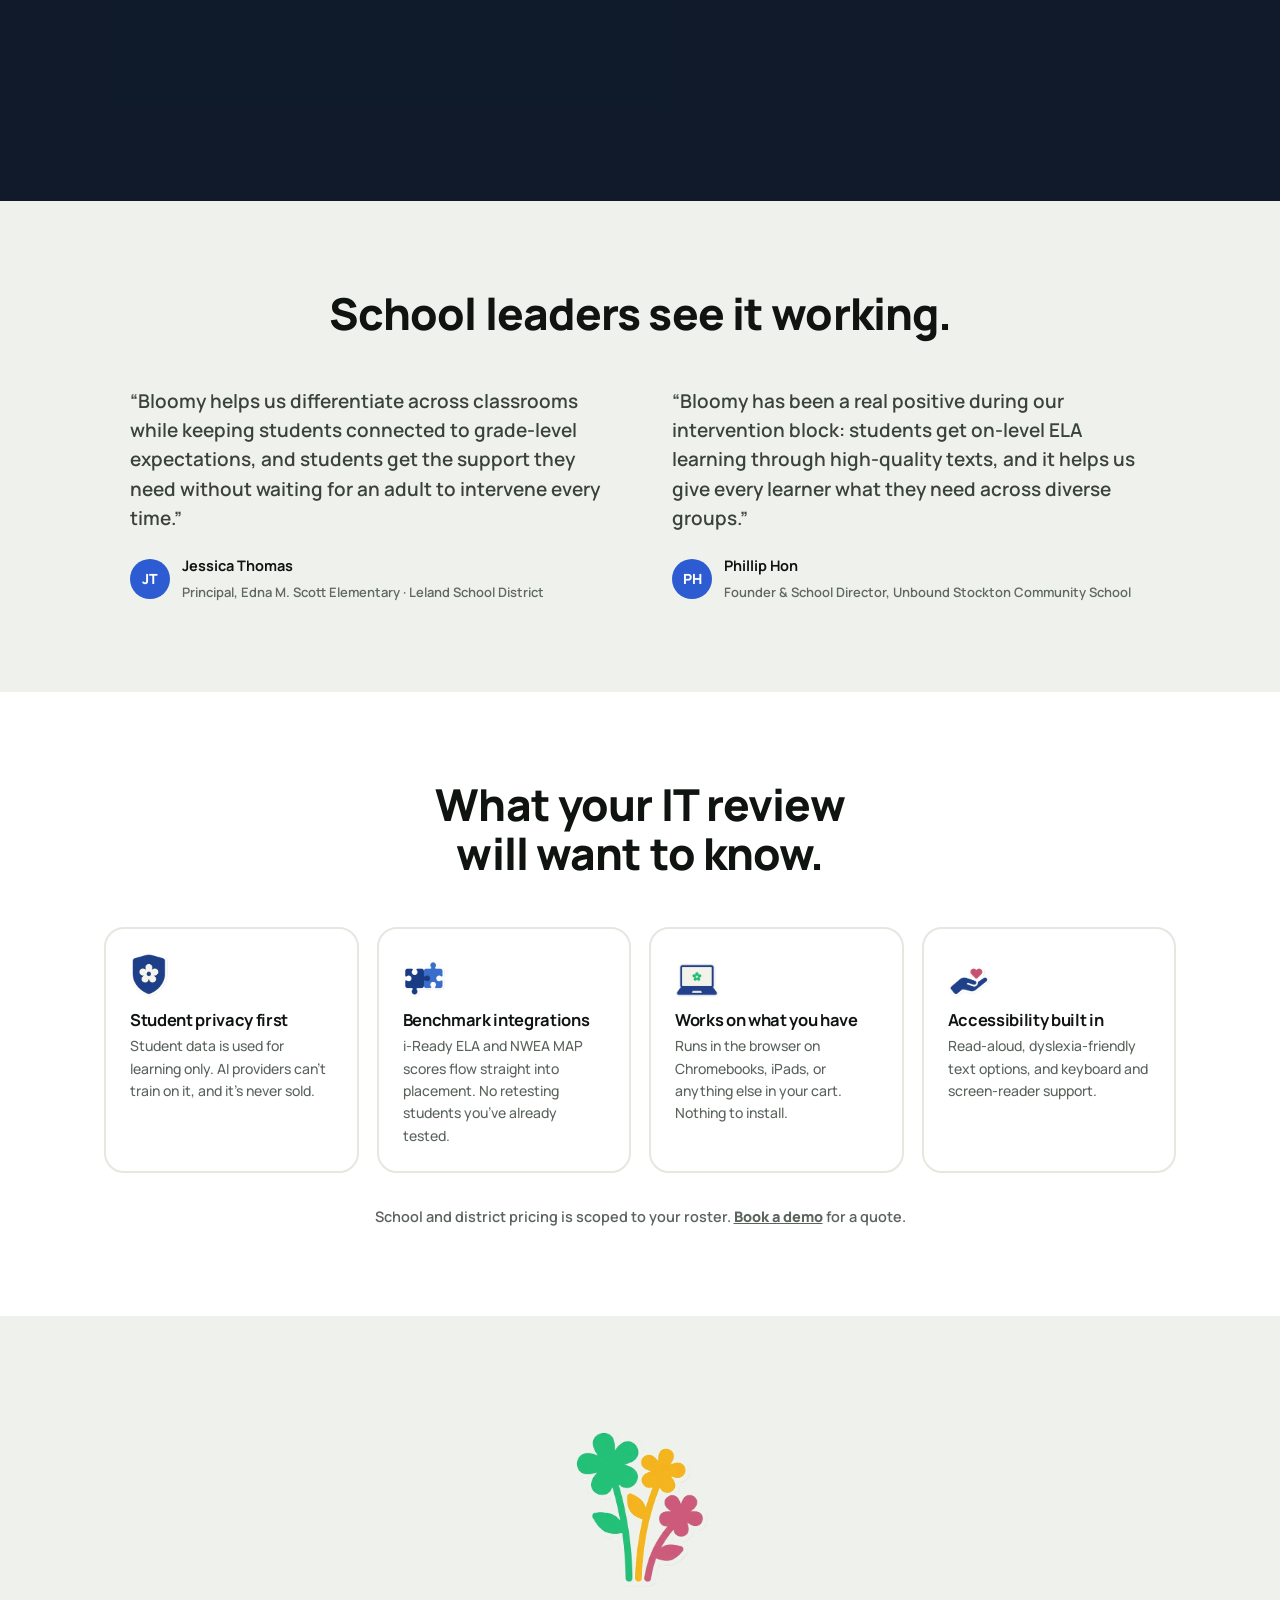
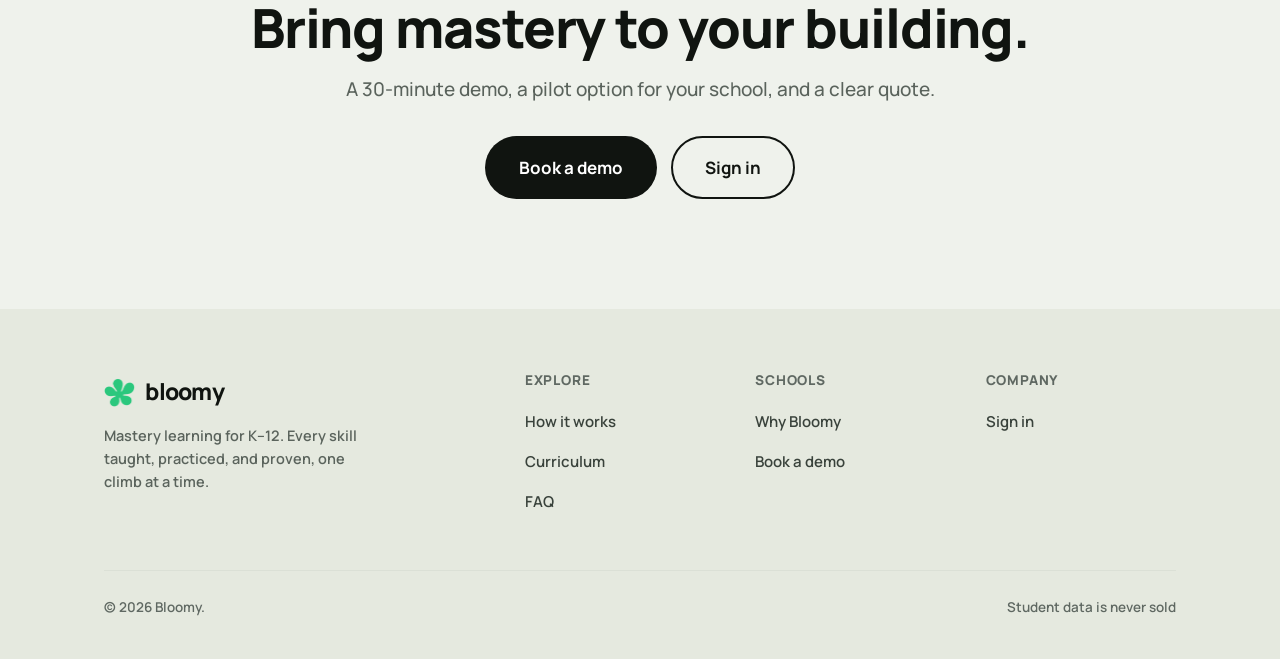
<file: schools.html>
<!DOCTYPE html>
<html lang="en">
<head>
<meta charset="UTF-8">
<meta name="viewport" content="width=device-width, initial-scale=1.0">
<title>Bloomy for Schools · Mastery learning for every classroom</title>
<meta name="description" content="Bloomy gives schools mastery-based K–12 ELA today, with Math launching July 31, 2026. Real-time teacher dashboard, i-Ready and NWEA MAP integration, and a 90% mastery bar.">
<link rel="canonical" href="https://www.bloomylearning.com/schools.html">
<link rel="icon" href="favicon.ico" sizes="32x32">
<link rel="icon" type="image/png" sizes="32x32" href="favicon-32.png">
<link rel="icon" type="image/png" sizes="192x192" href="favicon-192.png">
<link rel="apple-touch-icon" href="apple-touch-icon.png">
<link rel="manifest" href="site.webmanifest">
<meta name="theme-color" content="#f7f8f5">
<meta property="og:type" content="website">
<meta property="og:site_name" content="Bloomy">
<meta property="og:url" content="https://www.bloomylearning.com/schools.html">
<meta property="og:title" content="Bloomy for Schools · Mastery learning for every classroom">
<meta property="og:description" content="Skill-level placement from your i-Ready and NWEA MAP data, a real-time teacher dashboard, and a 90% mastery bar.">
<meta property="og:image" content="https://www.bloomylearning.com/assets/og-image.png">
<meta name="twitter:card" content="summary_large_image">
<link rel="preconnect" href="https://fonts.googleapis.com">
<link rel="preconnect" href="https://fonts.gstatic.com" crossorigin>
<link href="https://fonts.googleapis.com/css2?family=Manrope:wght@500;600;700;800&display=swap" rel="stylesheet">
<link rel="stylesheet" href="css/styles.css">
</head>
<body>

<a class="skip-link" href="#main">Skip to content</a>

<!-- SHARED: nav. Mirror any change in index.html AND schools.html.
     Per-page diffs: active tab + aria-current, demo CTA href. -->
<header class="nav">
  <div class="nav-inner">
    <a class="logo" href="index.html" aria-label="Bloomy home">
      <img class="logo-mark" src="assets/flower-120.png" width="32" height="30" alt="" />
      <span class="logo-word">bloomy</span>
    </a>

    <nav class="aud-switch" aria-label="Audience">
      <a href="index.html">For families</a>
      <a href="schools.html" class="active" aria-current="page">For schools</a>
    </nav>

    <div class="nav-cta">
      <a class="signin" href="https://app.bloomylearning.com/">Sign in</a>
      <a class="btn btn-dark" href="#demo">Book a demo</a>
      <button class="nav-burger" aria-label="Menu" aria-expanded="false" aria-controls="mobile-menu">
        <svg aria-hidden="true" focusable="false" width="22" height="22" viewBox="0 0 24 24" fill="none" stroke="#101410" stroke-width="2.4" stroke-linecap="round"><path d="M4 7h16M4 12h16M4 17h16"/></svg>
      </button>
    </div>
  </div>

  <div class="mobile-menu" id="mobile-menu">
    <a href="#demo">Book a demo</a>
    <a href="https://app.bloomylearning.com/">Sign in</a>
  </div>
</header>

<main id="main">

<!-- ============ PITCH 1 · THE CLAIM + CONVERSION (demo form) ============ -->
<section class="hero">
  <div class="wrap">
    <div class="hero-split">
      <div>
        <h1 class="h1">Your benchmark data already knows the gaps. Bloomy closes them.</h1>
        <p class="lede">Connect i-Ready or NWEA MAP and every student gets a skill-by-skill plan, worked in order until they pass each skill at 90%. ELA today, Math July 31, 2026.</p>
        <div class="hero-ctas">
          <a class="btn btn-dark btn-lg" href="#demo">Book a 30-minute demo</a>
          <a class="btn btn-outline btn-lg" href="#outcomes">See pilot results</a>
        </div>
      </div>

      <div class="demo-form" id="demo">
        <h2 class="df-title">Book a demo</h2>
        <p class="df-sub">We’ll walk through placement, the teacher dashboard, and pilot options for your school.</p>
        <form>
          <div class="df-row">
            <div>
              <label for="fn">First name</label>
              <input id="fn" name="first_name" type="text" required autocomplete="given-name">
            </div>
            <div>
              <label for="ln">Last name</label>
              <input id="ln" name="last_name" type="text" required autocomplete="family-name">
            </div>
          </div>
          <label for="em">Email</label>
          <input id="em" name="email" type="email" required autocomplete="email">
          <label for="org">School or district</label>
          <input id="org" name="organization" type="text" required autocomplete="organization">
          <label for="role">Role</label>
          <select id="role" name="role" required>
            <option value="">Select your role</option>
            <option>District administrator</option>
            <option>School administrator</option>
            <option>Teacher</option>
            <option>Parent or guardian</option>
            <option>Other</option>
          </select>
          <button class="btn btn-dark" type="submit">Book a demo</button>
          <p class="df-note">We’ll only use this to schedule your demo.</p>
        </form>
        <p class="visually-hidden" role="status" id="demo-status"></p>
      </div>
    </div>
  </div>
</section>

<!-- ============ PITCH 2 · SOCIAL PROOF (schools marquee) ============ -->
<div class="proof-strip">
  <span class="ps-label">In classrooms across three states</span>
  <div class="marquee" role="region" aria-label="Partner schools">
    <div class="marquee-track">
      <div class="marquee-set" role="list">
        <span class="m-chip" role="listitem"><img class="m-bldg" src="assets/img/school-academy.webp" alt="" width="54" height="54" /><span class="m-meta"><b>Baystate Academy Charter Public School</b><span class="m-loc">Springfield, MA</span></span></span>
        <span class="m-chip" role="listitem"><img class="m-bldg" src="assets/img/school-elementary.webp" alt="" width="54" height="54" /><span class="m-meta"><b>Edna M. Scott Elementary</b><span class="m-loc">Leland, MS</span></span></span>
        <span class="m-chip" role="listitem"><img class="m-bldg" src="assets/img/school-community.webp" alt="" width="54" height="54" /><span class="m-meta"><b>Unbound Stockton Community School</b><span class="m-loc">Stockton, CA</span></span></span>
        <span class="m-chip" role="listitem"><img class="m-bldg" src="assets/img/school-district.webp" alt="" width="54" height="54" /><span class="m-meta"><b>Leland School District</b><span class="m-loc">Mississippi Delta</span></span></span>
      </div>
      <div class="marquee-set" aria-hidden="true">
        <span class="m-chip"><img class="m-bldg" src="assets/img/school-academy.webp" alt="" width="54" height="54" /><span class="m-meta"><b>Baystate Academy Charter Public School</b><span class="m-loc">Springfield, MA</span></span></span>
        <span class="m-chip"><img class="m-bldg" src="assets/img/school-elementary.webp" alt="" width="54" height="54" /><span class="m-meta"><b>Edna M. Scott Elementary</b><span class="m-loc">Leland, MS</span></span></span>
        <span class="m-chip"><img class="m-bldg" src="assets/img/school-community.webp" alt="" width="54" height="54" /><span class="m-meta"><b>Unbound Stockton Community School</b><span class="m-loc">Stockton, CA</span></span></span>
        <span class="m-chip"><img class="m-bldg" src="assets/img/school-district.webp" alt="" width="54" height="54" /><span class="m-meta"><b>Leland School District</b><span class="m-loc">Mississippi Delta</span></span></span>
      </div>
    </div>
  </div>
</div>

<!-- ============ PITCH 3 · REASON: placement from your data ============ -->
<section>
  <div class="wrap">
    <div class="feature-row flip">
      <div class="fr-copy">
        <h2 class="h2">Starts from the data you already have.</h2>
        <p class="lede">Bloomy turns your benchmark scores into a skill-level plan for every student, ready on day one. Below-level students work on their gaps without losing grade-level exposure.</p>
      </div>
      <div class="fr-media">
        <img class="split-art reveal" src="assets/img/placement-trails.webp" alt="Students fan out from a funnel onto separate trails starting at different heights on one mountain" width="440" height="483" loading="lazy" />
      </div>
    </div>
  </div>
</section>

<!-- ============ PITCH 4 · REASON: the teacher dashboard ============ -->
<section class="section-alt" id="teachers">
  <div class="wrap">
    <div class="feature-row">
      <div class="fr-copy">
        <h2 class="h2">Ask your roster a question. Get a straight answer.</h2>
        <p class="lede">The dashboard speaks teacher, not spreadsheet. Describe what you want to know and get groupings, intervention lists, and parent-meeting prep on demand.</p>
        <ul class="fr-list">
          <li>Live roster: on track, low usage, needs support</li>
          <li>Smart skill-based grouping for small-group instruction</li>
          <li>Built for intervention blocks and MTSS workflows</li>
        </ul>
        <img class="aside-art reveal" src="assets/img/teacher-desk.webp" alt="A teacher at a laptop with a rising chart in a speech bubble" width="280" height="313" loading="lazy" />
      </div>
      <div class="fr-media">
        <div class="chat chat--blue reveal" role="group" aria-label="Example teacher dashboard query">
          <span class="chat-tag">Teacher dashboard</span>
          <div class="bubble student">Help me prepare for a meeting with Destiny’s parents.</div>
          <div class="bubble bot">Destiny has mastered 34 skills this term and is working two levels above placement in Vocabulary. Grammar is her slow lane: three skills in review. Here’s a one-page summary you can print.</div>
          <p class="chat-note">Real-time data, in plain English.</p>
        </div>
      </div>
    </div>
  </div>
</section>

<!-- ============ PITCH 5 · THE UPSIDES (measured) ============ -->
<section class="dark-band dark-band--blue" id="outcomes">
  <div class="wrap split split--flip">
    <div class="split-media">
      <img class="split-art reveal" src="assets/img/teacher-garden.webp" alt="A teacher tends a garden of student flowers growing at different heights" width="440" height="546" loading="lazy" />
    </div>
    <div class="split-copy">
      <h2 class="h2">Growth targets, hit in about half the projected time.</h2>
      <p class="lede lede--dark">Measured against NWEA MAP growth projections in pilot schools.</p>
      <ul class="stat-list">
        <li><b>90%</b><span>to pass every skill’s mastery check</span></li>
        <li><b>~25 min</b><span>per skill cycle, fits any block schedule</span></li>
        <li><b>0 min</b><span>reteaching skills students already mastered</span></li>
      </ul>
    </div>
  </div>
</section>

<!-- ============ PITCH 6 · SOCIAL PROOF: what school leaders say ============ -->
<section class="section-alt" id="educators">
  <div class="wrap">
    <div class="section-head">
      <h2 class="h2">School leaders see it working.</h2>
    </div>
    <div class="pullquotes pullquotes--blue">
      <figure class="pullquote reveal">
        <blockquote>“Bloomy helps us differentiate across classrooms while keeping students connected to grade-level expectations, and students get the support they need without waiting for an adult to intervene every time.”</blockquote>
        <figcaption class="q-who">
          <span class="avatar">JT</span>
          <div><b>Jessica Thomas</b><span>Principal, Edna M. Scott Elementary · Leland School District</span></div>
        </figcaption>
      </figure>
      <figure class="pullquote reveal">
        <blockquote>“Bloomy has been a real positive during our intervention block: students get on-level ELA learning through high-quality texts, and it helps us give every learner what they need across diverse groups.”</blockquote>
        <figcaption class="q-who">
          <span class="avatar">PH</span>
          <div><b>Phillip Hon</b><span>Founder &amp; School Director, Unbound Stockton Community School</span></div>
        </figcaption>
      </figure>
    </div>
  </div>
</section>

<!-- ============ PITCH 7 · OBJECTIONS (IT review) ============ -->
<section id="integrations">
  <div class="wrap">
    <div class="section-head">
      <h2 class="h2">What your IT review will want to know.</h2>
    </div>
    <div class="axs-grid">
      <div class="axs-card reveal">
        <div class="m-icon"><img src="assets/img/icon-privacy.webp" alt="" width="38" loading="lazy" /></div>
        <h3>Student privacy first</h3>
        <p>Student data is used for learning only. AI providers can’t train on it, and it’s never sold.</p>
      </div>
      <div class="axs-card reveal">
        <div class="m-icon"><img src="assets/img/icon-integrations.webp" alt="" width="42" loading="lazy" /></div>
        <h3>Benchmark integrations</h3>
        <p>i-Ready ELA and NWEA MAP scores flow straight into placement. No retesting students you’ve already tested.</p>
      </div>
      <div class="axs-card reveal">
        <div class="m-icon"><img src="assets/img/icon-devices.webp" alt="" width="44" loading="lazy" /></div>
        <h3>Works on what you have</h3>
        <p>Runs in the browser on Chromebooks, iPads, or anything else in your cart. Nothing to install.</p>
      </div>
      <div class="axs-card reveal">
        <div class="m-icon"><img src="assets/img/icon-access.webp" alt="" width="42" loading="lazy" /></div>
        <h3>Accessibility built in</h3>
        <p>Read-aloud, dyslexia-friendly text options, and keyboard and screen-reader support.</p>
      </div>
    </div>

    <p class="curr-note curr-note--spaced">School and district pricing is scoped to your roster. <a class="inline-link" href="#demo">Book a demo</a> for a quote.</p>
  </div>
</section>

<!-- ============ PITCH 8 · CLOSE ============ -->
<section class="final-cta">
  <div class="wrap">
    <img class="cta-art reveal" src="assets/img/flower-trio.webp" alt="" width="140" height="163" loading="lazy" />
    <h2 class="h1">Bring mastery to your building.</h2>
    <p class="lede">A 30-minute demo, a pilot option for your school, and a clear quote.</p>
    <div class="hero-ctas">
      <a class="btn btn-dark btn-lg" href="#demo">Book a demo</a>
      <a class="btn btn-outline btn-lg" href="https://app.bloomylearning.com/">Sign in</a>
    </div>
  </div>
</section>

</main>

<!-- SHARED: footer. Mirror any change in index.html AND schools.html.
     Per-page diffs: Explore link prefixes, Schools demo href, data tagline. -->
<footer>
  <div class="wrap">
    <div class="foot-grid">
      <div class="foot-brand">
        <a class="logo" href="index.html">
          <img class="logo-mark" src="assets/flower-120.png" width="30" height="28" alt="" />
          bloomy
        </a>
        <p>Mastery learning for K–12. Every skill taught, practiced, and proven, one climb at a time.</p>
      </div>
      <div class="foot-col">
        <h3>Explore</h3>
        <a href="index.html#how">How it works</a>
        <a href="index.html#curriculum">Curriculum</a>
        <a href="index.html#faq">FAQ</a>
      </div>
      <div class="foot-col">
        <h3>Schools</h3>
        <a href="schools.html">Why Bloomy</a>
        <a href="#demo">Book a demo</a>
      </div>
      <div class="foot-col">
        <h3>Company</h3>
        <a href="https://app.bloomylearning.com/">Sign in</a>
      </div>
    </div>
    <div class="foot-base">
      <span>© 2026 Bloomy.</span>
      <span>Student data is never sold</span>
    </div>
  </div>
</footer>

<script src="js/main.js" defer></script>
</body>
</html>
</file>
<file: css/styles.css>
/* ============================================================
   Bloomy: design system
   Knowt-style structure (flat monochrome canvas, pills, outlines)
   IXL-style brand logic (audience color lanes, proof density)
   Lanes: green = families (default), blue = schools
   ============================================================ */

:root {
  /* Ink & canvas */
  --ink: #101410;
  --ink-soft: #39423b;
  --body: #5a635c;
  --muted: #5f6862; /* AA on --surface-alt */
  --canvas: #f7f8f5;
  --surface: #ffffff;
  --surface-alt: #eff2ec;
  --line: #e4e8e0;
  --dark: #12211a;
  --dark-soft: #1b2f25;

  /* Brand green (families lane) */
  --green: #2bc77d;
  --green-deep: #177a4e;
  --green-tint: #e0f6ea;

  /* Schools lane */
  --blue: #2d5bd1;
  --blue-deep: #24479f;
  --blue-tint: #e6edfb;

  /* Support pastels (content coding, Knowt-style rationing) */
  --lilac: #7e5bd8;
  --lilac-tint: #efe9fb;
  --sun: #f4a91c;
  --sun-deep: #8a5d05; /* AA at 12px on --sun-tint and white */
  --sun-tint: #fdf1d7;
  --rose: #cf5a80;
  --rose-tint: #fbe9ef;

  /* Shape */
  --r-lg: 30px;
  --r-md: 20px;
  --r-sm: 12px;

  --font: "Manrope", "Avenir Next", "Segoe UI", system-ui, sans-serif;
  --maxw: 1120px;
}

* { margin: 0; padding: 0; box-sizing: border-box; }

html { scroll-behavior: smooth; }

/* Safety net: clip (not hidden: keeps .nav position:sticky working)
   so decorative overhangs can never cause page-level horizontal scroll */
html, body { overflow-x: clip; }

body {
  font-family: var(--font);
  font-weight: 500;
  font-size: 17px;
  line-height: 1.6;
  color: var(--ink);
  background: var(--surface);
  -webkit-font-smoothing: antialiased;
}

/* Keyboard focus: consistent, visible everywhere */
:focus-visible { outline: 3px solid var(--green-deep); outline-offset: 2px; }
.dark-band :focus-visible { outline-color: var(--green); }

.skip-link {
  position: absolute;
  left: -9999px;
  top: 0;
  z-index: 100;
  background: var(--ink);
  color: #fff;
  padding: 12px 20px;
  border-radius: 0 0 var(--r-sm) 0;
  font-weight: 700;
}
.skip-link:focus { left: 0; }

img, svg { display: block; }
a { color: inherit; text-decoration: none; }
ul { list-style: none; }
button { font-family: inherit; cursor: pointer; }

.wrap {
  max-width: var(--maxw);
  margin: 0 auto;
  padding: 0 24px;
}

.visually-hidden {
  position: absolute;
  width: 1px; height: 1px;
  overflow: hidden;
  clip: rect(0 0 0 0);
  white-space: nowrap;
}

/* ---------- Type ---------- */

h1, h2, h3 { letter-spacing: -0.02em; line-height: 1.12; text-wrap: balance; }

.h1 {
  font-size: clamp(33px, 5.4vw, 62px); /* floor fits 320px viewports */
  font-weight: 800;
}

/* Split-hero headlines live in a half-width column: size to fit it */
.hero-grid .h1,
.hero-split .h1 { font-size: clamp(32px, 3.8vw, 48px); }

.h2 {
  font-size: clamp(30px, 3.8vw, 44px);
  font-weight: 800;
}

.lede {
  font-size: 19px;
  color: var(--body);
  max-width: 620px;
}

/* ---------- Utilities: brand-tint tags, one-off modifiers ---------- */

.tag-green { color: var(--green-deep); }
.tag-lilac { color: var(--lilac); }

.inline-link { font-weight: 800; text-decoration: underline; }

.statchips--spaced { margin-top: 26px; }

/* ---------- Buttons: pills, invert on hover ---------- */

.btn {
  display: inline-flex;
  align-items: center;
  gap: 8px;
  border-radius: 999px;
  border: 2px solid transparent;
  font-size: 16px;
  font-weight: 700;
  padding: 13px 26px;
  transition: all 0.2s ease;
  white-space: nowrap;
}

.btn-dark { background: var(--ink); color: #fff; }
.btn-dark:hover { background: var(--surface); color: var(--ink); border-color: var(--ink); }

.btn-outline { border-color: var(--ink); color: var(--ink); background: transparent; }
.btn-outline:hover { background: var(--ink); color: #fff; }

.btn-lg { padding: 16px 32px; font-size: 17px; }

/* ---------- Nav ---------- */

/* Full-width bar that follows the user: logo left, audience tabs center, actions right */
.nav {
  position: sticky;
  top: 0;
  z-index: 50;
  background: rgba(255, 255, 255, 0.94);
  backdrop-filter: blur(10px);
}

.nav-inner {
  padding: 12px 28px;
  display: flex;
  align-items: center;
  justify-content: space-between;
  position: relative;
}

.logo { display: flex; align-items: center; gap: 9px; font-size: 23px; font-weight: 800; letter-spacing: -0.03em; }
.logo-mark { height: 30px; width: auto; display: block; }

/* Audience switcher: centered, the bar's only navigation */
.aud-switch {
  display: flex;
  background: var(--surface-alt);
  border-radius: 999px;
  padding: 5px;
  gap: 2px;
  position: absolute;
  left: 50%;
  transform: translateX(-50%);
}

.aud-switch a {
  font-size: 15.5px;
  font-weight: 700;
  padding: 10px 24px;
  border-radius: 999px;
  color: var(--ink-soft);
  transition: color 0.15s ease, background 0.15s ease;
  white-space: nowrap;
}

.aud-switch a:hover { color: var(--ink); }
.aud-switch a.active { background: var(--ink); color: #fff; }

.nav-cta { display: flex; align-items: center; gap: 18px; }
.nav-cta .signin { font-size: 15.5px; font-weight: 700; color: var(--ink-soft); }
.nav-cta .signin:hover { color: var(--ink); }
.nav-cta .btn { padding: 10px 20px; font-size: 15px; }

.nav-burger {
  display: none;
  background: none;
  border: none;
  width: 44px; height: 44px; /* touch-target minimum */
  border-radius: 999px;
  align-items: center;
  justify-content: center;
}
.nav-burger:hover { background: var(--surface-alt); }

.mobile-menu {
  display: none;
  background: #fff;
  border-top: 1px solid var(--line);
  padding: 8px 28px 14px;
}
.mobile-menu a { display: block; padding: 12px 0; font-weight: 700; font-size: 16.5px; }
.mobile-menu a + a { border-top: 1px solid var(--line); }
/* .mobile-menu.open lives in the ≤640px query so a widened window can't strand an open menu */

/* ---------- Sections ---------- */

section { padding: 88px 0; }
section, [id] { scroll-margin-top: 88px; }

/* Solid band color: section changes read as clear color switches, no borders needed */
.section-alt { background: var(--surface-alt); }

/* ---------- Art slots: color arrives through images, not washes ----------
   Saturated flat blocks that stand in for commissioned photos/illustrations. */

.art {
  border-radius: var(--r-md);
  background: var(--green-deep);
  color: #fff;
  display: flex;
  flex-direction: column;
  align-items: center;
  justify-content: center;
  gap: 10px;
  text-align: center;
  padding: 24px;
  position: relative;
  overflow: hidden;
}

.art--green { background: var(--green-deep); color: #fff; }
.art--lilac { background: var(--lilac); color: #fff; }
.art--rose { background: var(--rose); color: #fff; }
.art--sun { background: #f6b41f; color: #241a03; }

/* Slots holding a real image: the picture fills the block edge to edge */
.art--photo { padding: 0; }
.art--photo::after { display: none; }
.art-photo {
  position: absolute;
  inset: 0;
  width: 100%;
  height: 100%;
  object-fit: cover;
}

/* Art strip across the top of a white card */
.stage-art {
  height: 108px;
  margin: -30px -28px 22px;
  border-radius: 28px 28px 0 0;
  padding: 14px 18px;
}

.cc-art {
  height: 104px;
  margin: -30px -30px 22px;
  border-radius: 28px 28px 0 0;
  padding: 14px 18px;
}

.section-head { max-width: 720px; margin: 0 auto 48px; text-align: center; }
.section-head .lede { margin: 16px auto 0; }

/* ---------- Hero ---------- */

.hero {
  padding: 72px 0 88px;
  text-align: left;
  position: relative;
}

.hero .wrap { position: relative; }

.hero-grid {
  display: grid;
  grid-template-columns: 1.02fr 0.98fr;
  gap: 56px;
  align-items: center;
}

.hero .h1 { max-width: none; margin: 0 0 20px; }
.hero .lede { margin: 0 0 30px; max-width: 560px; }

.hero-ctas { display: flex; gap: 14px; justify-content: flex-start; flex-wrap: wrap; margin-bottom: 22px; }
.hero-ctas:last-child { margin-bottom: 0; }

/* Hero visual: die-cut illustration, integrated (no card, no box) */
.hero-stage {
  margin-top: 0;
  position: relative;
}

.hero-art {
  display: block;
  width: 100%;
  max-width: 520px;
  height: auto;
  margin: 0 auto;
}

/* Final CTA accent */
.cta-art {
  display: block;
  width: 140px;
  height: auto;
  margin: 0 auto 8px;
}

#faq .cta-art { width: 92px; margin-bottom: 4px; }
#teachers .aside-art { max-width: 220px; }

/* Small in-column sticker beside a split's copy */
.aside-art {
  display: block;
  width: 100%;
  max-width: 300px;
  height: auto;
  margin: 36px 0 0;
}

/* ---------- Proof strip: scrolling school marquee ---------- */

.proof-strip { padding: 8px 0 56px; text-align: center; }
.proof-strip .ps-label { display: block; font-size: 14px; font-weight: 800; color: var(--muted); margin-bottom: 20px; }

.marquee {
  overflow: hidden;
  -webkit-mask-image: linear-gradient(90deg, transparent, #000 10%, #000 90%, transparent);
  mask-image: linear-gradient(90deg, transparent, #000 10%, #000 90%, transparent);
}

.marquee-track { display: flex; width: max-content; animation: marquee 32s linear infinite; }
.marquee:hover .marquee-track { animation-play-state: paused; }

.marquee-set { display: flex; align-items: center; gap: 52px; padding-right: 52px; }

@keyframes marquee {
  from { transform: translateX(0); }
  to { transform: translateX(-50%); }
}

.m-chip {
  display: inline-flex;
  align-items: center;
  gap: 14px;
  padding: 6px 0;
  font-size: 16px;
  font-weight: 800;
  color: var(--ink-soft);
  white-space: nowrap;
}

.m-chip .m-bldg { flex: none; width: 54px; height: auto; }
.m-meta { display: flex; flex-direction: column; align-items: flex-start; text-align: left; line-height: 1.3; gap: 1px; }
.m-meta b { font-size: 15.5px; font-weight: 800; white-space: nowrap; }
.m-chip .m-loc { font-weight: 600; font-size: 13px; color: var(--muted); }

@media (prefers-reduced-motion: reduce) {
  .marquee { mask-image: none; -webkit-mask-image: none; }
  .marquee-track { animation: none; width: auto; flex-wrap: wrap; justify-content: center; padding: 0 16px; }
  .marquee-set { flex-wrap: wrap; justify-content: center; }
  .marquee-set[aria-hidden="true"] { display: none; }
  .m-meta b { white-space: normal; }
}

/* ---------- Comparison (why Bloomy) ---------- */

.compare-card {
  background: var(--surface);
  border: 2px solid var(--line);
  border-radius: var(--r-lg);
  max-width: 900px;
  margin: 0 auto;
  overflow: hidden;
}

.compare-scroll { overflow-x: auto; }

table.compare { width: 100%; border-collapse: collapse; min-width: 640px; }

.compare th {
  font-size: 15.5px;
  font-weight: 800;
  text-align: left;
  padding: 18px 22px;
  border-bottom: 2px solid var(--line);
}

.compare th.col-bloomy, .compare td.col-bloomy { background: #f0faf4; }
.compare th.col-bloomy { color: var(--green-deep); }
.compare th.col-them, .compare td.col-them { color: var(--body); }

.compare td {
  padding: 16px 22px;
  font-size: 14.5px;
  font-weight: 600;
  color: var(--body);
  vertical-align: top;
}

.compare tbody tr + tr td { border-top: 1px solid var(--line); }

.compare td:first-child { font-weight: 800; font-size: 15px; color: var(--ink); }

/* Keep row labels visible while the table pans on small screens */
.compare th:first-child,
.compare td:first-child {
  position: sticky;
  left: 0;
  background: var(--surface);
  box-shadow: 2px 0 0 var(--line);
  z-index: 1;
}

.compare .mark { display: inline-flex; align-items: flex-start; gap: 9px; }
.compare .mark img { flex: none; margin-top: 3px; }
.compare td.col-bloomy { color: var(--ink-soft); }

/* ---------- Mountain / how it works ---------- */

.mountain-grid { display: grid; grid-template-columns: repeat(3, 1fr); gap: 20px; margin-bottom: 28px; }

.m-card {
  background: var(--surface);
  border: 2px solid var(--line);
  border-radius: var(--r-lg);
  padding: 30px 28px;
  position: relative;
}

.m-card .step {
  position: absolute;
  top: 24px; right: 24px;
  font-size: 13px;
  font-weight: 800;
  color: var(--muted);
}

/* Cards with an art strip: keep the stage label below it */
.m-card .step--below-art { top: 130px; }

.m-card h3 { margin-bottom: 10px; }
.m-card p { font-size: 15.5px; color: var(--body); }

.statchips { display: flex; justify-content: center; flex-wrap: wrap; gap: 12px; }

.statchip {
  display: flex;
  flex-direction: column;
  align-items: center;
  gap: 2px;
  text-align: center;
}
.statchip b { font-size: 30px; font-weight: 800; letter-spacing: -0.02em; }
.statchip span { font-size: 14px; font-weight: 600; color: var(--muted); max-width: 190px; }

/* ---------- Split feature rows ---------- */

.feature-row {
  display: grid;
  grid-template-columns: 1fr 1fr;
  gap: 64px;
  align-items: center;
}

.feature-row + .feature-row { margin-top: 88px; }
.feature-row.flip .fr-media { order: -1; }

.fr-copy .h2 { margin-bottom: 16px; }
.fr-copy .lede { font-size: 17px; margin-bottom: 22px; }

.fr-list { display: flex; flex-direction: column; gap: 12px; }
.fr-list li { display: flex; align-items: baseline; gap: 12px; font-size: 15.5px; font-weight: 600; color: var(--ink-soft); }
.fr-list li::before {
  content: "";
  flex: none;
  width: 13px;
  height: 13px;
  align-self: center;
  background: var(--blue-deep);
  -webkit-mask: url("../assets/flower-120.png") center / contain no-repeat;
  mask: url("../assets/flower-120.png") center / contain no-repeat;
}

/* Chat mock */
.chat {
  background: var(--surface);
  border: 2px solid var(--line);
  border-radius: var(--r-lg);
  padding: 24px;
  display: flex;
  flex-direction: column;
  gap: 12px;
  position: relative;
}

.fr-media { position: relative; }

.chat .bubble {
  max-width: 85%;
  border-radius: 16px;
  padding: 12px 16px;
  font-size: 14.5px;
  font-weight: 600;
  line-height: 1.5;
}

.chat .bot { background: var(--lilac-tint); color: var(--ink); border-bottom-left-radius: 4px; }
.chat .student { background: var(--surface-alt); color: var(--ink); align-self: flex-end; border-bottom-right-radius: 4px; }
.chat .chat-tag { display: flex; align-items: center; gap: 8px; font-size: 13px; font-weight: 800; color: var(--lilac); margin-bottom: 2px; }
.chat .chat-tag::before {
  content: "";
  flex: none;
  width: 14px;
  height: 14px;
  background: currentColor;
  -webkit-mask: url("../assets/flower-120.png") center / contain no-repeat;
  mask: url("../assets/flower-120.png") center / contain no-repeat;
}

/* Schools-lane recolor */
.chat--blue .chat-tag { color: var(--blue-deep); }
.chat--blue .bot { background: var(--blue-tint); }
.chat .chat-note { font-size: 12.5px; font-weight: 700; color: var(--muted); text-align: center; margin-top: 8px; }

/* ---------- Curriculum ---------- */

.curr-grid { display: grid; grid-template-columns: 1fr 1fr; gap: 20px; }

.curr-card {
  background: var(--surface);
  border: 2px solid var(--line);
  border-radius: var(--r-lg);
  padding: 30px;
}

.curr-card .cc-head { display: flex; align-items: center; justify-content: space-between; margin-bottom: 6px; }
.curr-card h3 { font-size: 22px; }
.curr-card .cc-count { font-size: 14px; font-weight: 800; color: var(--body); }
.curr-card .cc-sub { font-size: 14.5px; color: var(--body); margin-bottom: 18px; }

.domain-chips { display: flex; flex-wrap: wrap; gap: 8px; }

.dchip {
  display: flex;
  align-items: center;
  gap: 9px;
  font-size: 14.5px;
  font-weight: 700;
  padding: 3px 0;
}
/* brand-flower bullet, tinted by the chip's lane color */
.dchip::before {
  content: "";
  flex: none;
  width: 13px;
  height: 13px;
  background: currentColor;
  -webkit-mask: url("../assets/flower-120.png") center / contain no-repeat;
  mask: url("../assets/flower-120.png") center / contain no-repeat;
}

.badge-soon {
  display: inline-flex;
  align-items: center;
  gap: 7px;
  font-size: 12.5px;
  font-weight: 800;
  color: var(--sun-deep);
}

.badge-soon::before {
  content: "";
  flex: none;
  width: 12px;
  height: 12px;
  background: currentColor;
  -webkit-mask: url("../assets/flower-120.png") center / contain no-repeat;
  mask: url("../assets/flower-120.png") center / contain no-repeat;
}

.curr-note { margin-top: 20px; text-align: center; font-size: 14.5px; font-weight: 600; color: var(--body); }
.curr-note--spaced { margin-top: 32px; }

/* ---------- Dark band (Knowt move, IXL proof) ---------- */

.dark-band { background: var(--dark); color: #fff; padding: 96px 0; }

.q-who { display: flex; align-items: center; gap: 12px; }
.q-who .avatar {
  width: 40px; height: 40px;
  border-radius: 999px;
  background: var(--green);
  color: var(--dark);
  font-weight: 800;
  font-size: 14px;
  display: flex; align-items: center; justify-content: center;
  flex: none;
}
.q-who b { display: block; font-size: 14.5px; }
.q-who span { font-size: 13px; font-weight: 600; }

/* ---------- Split sections: one screen, one idea, text one side, visual the other.
   Sides alternate down the page: hero text-left, dark band text-right,
   compare text-left, BloomyBot text-right. ---------- */

.split {
  display: grid;
  grid-template-columns: 1fr 1fr;
  gap: 72px;
  align-items: center;
}

.split--flip .split-media { order: -1; }

.split-art {
  display: block;
  width: 100%;
  max-width: 440px;
  height: auto;
  margin: 0 auto;
}

/* Dark-band stickers share the band's background, so they can run bigger */
.dark-band .split { grid-template-columns: 1.12fr 0.88fr; gap: 56px; }
.dark-band .split-art { max-width: 560px; }

.split--table { grid-template-columns: 0.7fr 1.3fr; }
.split--table .compare-card { margin: 0; }

.lede--dark { color: rgba(255, 255, 255, 0.72); margin-top: 14px; }
.stat-list + .lede--dark { margin-top: 28px; font-size: 16.5px; }

/* Stat list: clear typographic hierarchy, no boxes */
.stat-list { margin-top: 36px; display: flex; flex-direction: column; gap: 26px; }
.stat-list li { display: flex; align-items: baseline; gap: 18px; }
.stat-list b {
  flex: none;
  width: 158px;
  font-size: 34px;
  font-weight: 800;
  letter-spacing: -0.02em;
  color: var(--green);
  line-height: 1;
  white-space: nowrap;
}
.stat-list span { font-size: 16px; font-weight: 600; color: rgba(255, 255, 255, 0.78); }

/* Editorial pull quotes on the light social-proof band (families page) */
.pullquotes {
  display: grid;
  grid-template-columns: 1fr 1fr;
  gap: 48px 64px;
  max-width: 1020px;
  margin: 0 auto;
}
.pullquote { margin: 0; }

/* Quote + leader sticker (families page) */
.pullquotes--duo { grid-template-columns: 1.5fr 0.5fr; align-items: center; max-width: 940px; }
.quote-art { display: block; width: 100%; max-width: 280px; height: auto; margin: 0 auto; }
.pullquote blockquote {
  margin: 0 0 20px;
  font-size: 19px;
  font-weight: 600;
  line-height: 1.55;
  color: var(--ink-soft);
}
.pullquote .q-who b { color: var(--ink); }
.pullquote .q-who span { color: var(--muted); }
.pullquotes--blue .q-who .avatar { background: var(--blue); color: #fff; }

/* Blue lane variant for the schools page */
.dark-band--blue { background: #101a2b; }
.dark-band--blue .stat-list b { color: #6d9bff; }

/* ---------- Accessibility ---------- */

.axs-grid { display: grid; grid-template-columns: repeat(4, 1fr); gap: 18px; }

.axs-card {
  background: var(--surface);
  border: 2px solid var(--line);
  border-radius: var(--r-md);
  padding: 24px;
}

.axs-card .m-icon { height: 44px; margin-bottom: 14px; display: flex; align-items: flex-end; }
.axs-card .m-icon img { display: block; height: auto; }
.axs-card h3 { font-size: 16.5px; margin-bottom: 6px; }
.axs-card p { font-size: 14px; color: var(--body); }

/* ---------- FAQ ---------- */

.faq { max-width: 760px; margin: 0 auto; }

.faq-item {
  background: var(--surface);
  border: 2px solid var(--line);
  border-radius: var(--r-md);
  margin-bottom: 12px;
  overflow: hidden;
}

.faq-item button {
  width: 100%;
  background: none;
  border: none;
  display: flex;
  justify-content: space-between;
  align-items: center;
  gap: 16px;
  text-align: left;
  padding: 20px 24px;
  font-size: 16.5px;
  font-weight: 800;
  color: var(--ink);
}

.faq-item .chev { transition: transform 0.2s ease; flex: none; }
.faq-item.open .chev { transform: rotate(180deg); }

.faq-a {
  max-height: 0;
  overflow: hidden;
  visibility: hidden;
  /* visibility flips after the collapse finishes, so text doesn't vanish early */
  transition: max-height 0.25s ease, visibility 0s linear 0.25s;
}

.faq-item.open .faq-a { visibility: visible; transition: max-height 0.25s ease; }

.faq-a p { padding: 0 24px 22px; font-size: 15.5px; color: var(--body); font-weight: 600; }

/* ---------- Final CTA ---------- */

.final-cta { text-align: center; padding: 110px 0; background: var(--surface-alt); }
.final-cta .hero-ctas { justify-content: center; }
.final-cta .h1 { font-size: clamp(36px, 4.6vw, 54px); margin-bottom: 16px; }
.final-cta .lede { margin: 0 auto 32px; }

/* ---------- Footer ---------- */

/* Knowt-style tertiary gray footer: one clear step darker than the band color */
footer { background: #e5e9df; padding: 64px 0 40px; }

.foot-grid { display: grid; grid-template-columns: 2fr 1fr 1fr 1fr; gap: 40px; margin-bottom: 48px; }

.foot-brand p { font-size: 14.5px; color: var(--body); font-weight: 600; margin-top: 14px; max-width: 260px; }

.foot-col h3 { font-size: 13.5px; font-weight: 800; letter-spacing: 0.06em; text-transform: uppercase; color: var(--muted); margin-bottom: 14px; }
.foot-col a { display: block; font-size: 15px; font-weight: 600; color: var(--ink-soft); padding: 8px 0; }
.foot-col a:hover { color: var(--ink); }

.foot-base {
  border-top: 1px solid #dbe0d6;
  padding-top: 26px;
  display: flex;
  justify-content: space-between;
  gap: 16px;
  flex-wrap: wrap;
  font-size: 13.5px;
  font-weight: 600;
  color: var(--muted);
}

/* ---------- Schools page ---------- */

.demo-form {
  background: var(--surface);
  border: 2px solid var(--line);
  border-radius: var(--r-lg);
  padding: 34px;
  max-width: 520px;
}

.demo-form .df-title { font-size: 22px; font-weight: 800; margin-bottom: 6px; }
.demo-form .df-sub { font-size: 14.5px; color: var(--body); font-weight: 600; margin-bottom: 22px; }

.df-row { display: grid; grid-template-columns: 1fr 1fr; gap: 12px; }

.demo-form label { display: block; font-size: 13.5px; font-weight: 800; margin: 0 0 6px; }
.demo-form input, .demo-form select {
  width: 100%;
  font-family: inherit;
  font-size: 16px; /* <16px triggers iOS focus-zoom */
  font-weight: 600;
  color: var(--ink);
  border: 2px solid var(--line);
  border-radius: 12px;
  padding: 11px 14px;
  background: var(--canvas);
  margin-bottom: 16px;
}

.demo-form input:focus, .demo-form select:focus { outline: none; border-color: var(--blue); background: #fff; box-shadow: 0 0 0 3px var(--blue-tint); }
.demo-form .btn { width: 100%; justify-content: center; }
.demo-form .df-note { text-align: center; font-size: 13px; color: var(--muted); font-weight: 600; margin-top: 12px; }

.hero-split {
  display: grid;
  grid-template-columns: 1.05fr 0.95fr;
  gap: 56px;
  align-items: center;
  text-align: left;
}

.hero-split .h1 { margin: 0 0 18px; }
.hero-split .lede { margin: 0 0 30px; }

/* ---------- Reveal on scroll (gated on JS so no-JS users see everything) ---------- */

.js .reveal { opacity: 0; transform: translateY(22px); transition: opacity 0.55s ease, transform 0.55s ease; }
.js .reveal.in { opacity: 1; transform: none; }

@media (prefers-reduced-motion: reduce) {
  html { scroll-behavior: auto; }
  .js .reveal { opacity: 1; transform: none; transition: none; }
  .faq-a, .faq-item .chev { transition: none; }
}

/* ============================================================
   Responsive: breakpoint ladder
   1080 → 1000 → 980 → 900 → 700 → 640 → 560 → 480 → 400 → 360
   Every grid steps down (3 → 2 → 1); nothing jumps from wide to
   single-column. Site is tested down to 320px.
   ============================================================ */

@media (max-width: 1080px) {
  .foot-grid { grid-template-columns: 1fr 1fr 1fr; }
  .foot-brand { grid-column: 1 / -1; }
  .axs-grid { grid-template-columns: 1fr 1fr; }
}

/* 3-col card grids step to 2-up (last card spans the row) */
@media (max-width: 1000px) {
  .split--table { grid-template-columns: 1fr; gap: 40px; }
  .mountain-grid { grid-template-columns: 1fr 1fr; }
  .mountain-grid > :last-child { grid-column: 1 / -1; }
}

/* Hero collapses to a single centered column */
@media (max-width: 980px) {
  .hero-grid { grid-template-columns: 1fr; gap: 40px; }
  /* stacked hero is full-width again: give the headline its presence back */
  .hero-grid .h1 { font-size: clamp(33px, 5.2vw, 46px); }
  .hero-grid { text-align: center; }
  .hero-grid .lede { margin-left: auto; margin-right: auto; }
  .hero-grid .hero-ctas { justify-content: center; }
  .hero-stage { max-width: 460px; margin: 0 auto; }
}

@media (max-width: 900px) {
  .curr-grid, .pullquotes, .pullquotes--duo { grid-template-columns: 1fr; }
  .quote-art { max-width: 220px; }
  .split, .split--table, .dark-band .split { grid-template-columns: 1fr; gap: 40px; }
  .split--flip .split-media { order: 0; }
  .split-art, .dark-band .split-art { max-width: 340px; }
  .hero-split .h1 { font-size: clamp(33px, 5.2vw, 46px); }
  .feature-row { grid-template-columns: 1fr; gap: 32px; }
  .feature-row.flip .fr-media { order: 0; }
  .hero-split { grid-template-columns: 1fr; }
  .demo-form { margin-inline: auto; width: 100%; }
  section { padding: 64px 0; }
  /* class selectors outrank the section rule above: repeat them */
  .hero { padding: 48px 0 64px; }
  .dark-band { padding: 64px 0; }
  .final-cta { padding: 72px 0; }
  .aud-switch a { font-size: 13px; padding: 11px 14px; }
  .nav-cta { gap: 12px; }
}

@media (max-width: 760px) {
  .foot-grid { grid-template-columns: 1fr 1fr; gap: 28px; }
  .foot-brand { grid-column: 1 / -1; }
}

@media (max-width: 640px) {
  /* Keep the audience switcher visible: it's the site's key wayfinding */
  .nav-inner { padding: 10px 16px; }
  .logo { font-size: 19px; gap: 6px; }
  .nav .logo-word { display: none; }
  .aud-switch a { font-size: 13px; padding: 12px 14px; }
  .nav-cta { gap: 8px; }
  .nav-cta .signin { display: none; }
  .nav-cta .btn { display: none; }
  .nav-burger { display: flex; }
  .mobile-menu.open { display: block; }

  .mountain-grid, .axs-grid { grid-template-columns: 1fr; }
  .mountain-grid > :last-child { grid-column: auto; }

  table.compare { min-width: 560px; }
  .compare th, .compare td { padding: 12px 14px; }
}

@media (max-width: 560px) {
  .df-row { grid-template-columns: 1fr; }
  .demo-form { padding: 24px 18px; }

  /* Long CTA labels wrap instead of overflowing the viewport */
  .btn-lg { white-space: normal; text-align: center; padding: 14px 22px; font-size: 16px; }
  .hero-ctas .btn, .final-cta .btn { width: 100%; justify-content: center; }

  .curr-card { padding: 22px 18px; }
  .curr-card .cc-art { margin: -22px -18px 18px; }
  .cc-head { flex-wrap: wrap; gap: 4px 10px; }
  .badge-soon { white-space: nowrap; }
}

@media (max-width: 400px) {
  .foot-grid { grid-template-columns: 1fr; }
}

/* Very narrow (≤360px): the audience switcher gets its own nav row
   so it can never collide with the logo or burger */
@media (max-width: 360px) {
  .nav-inner { flex-wrap: wrap; }
  .aud-switch {
    position: static;
    transform: none;
    order: 3;
    width: 100%;
    justify-content: center;
    margin-top: 6px;
  }
}
</file>
